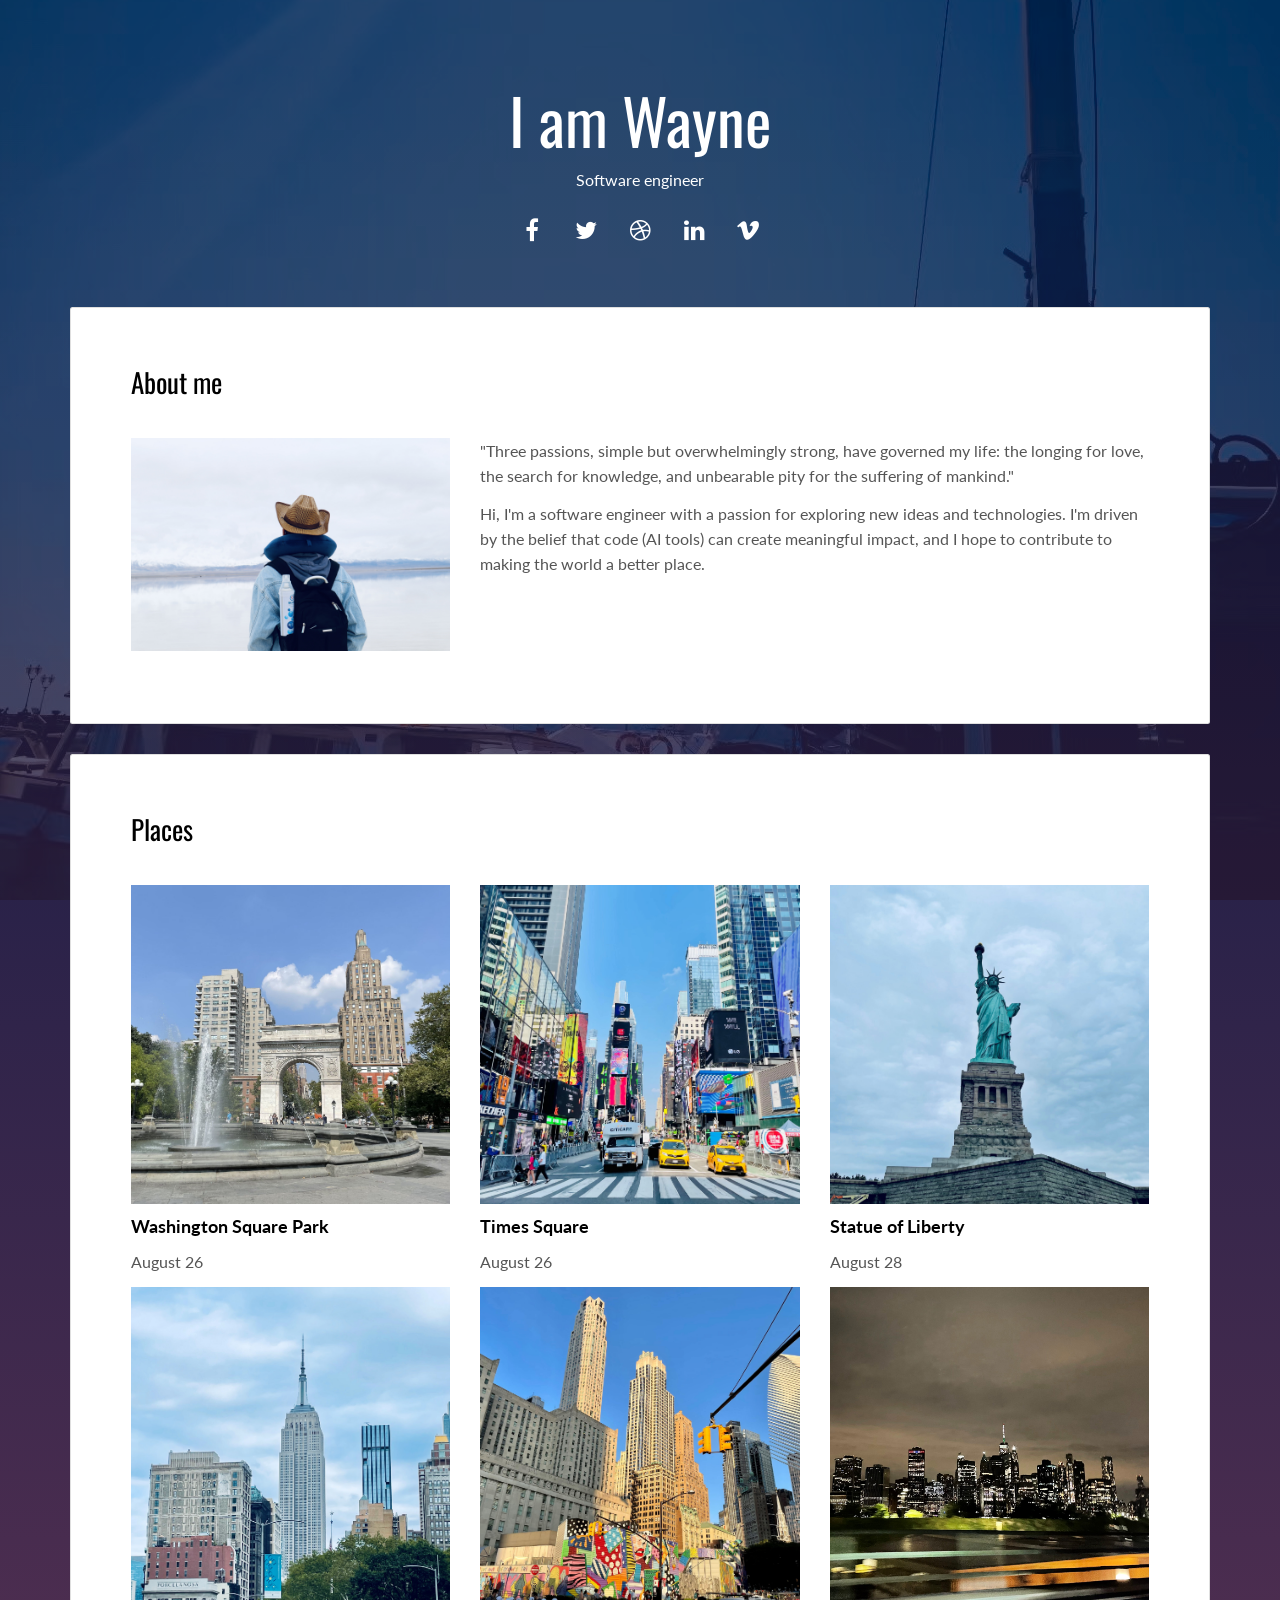
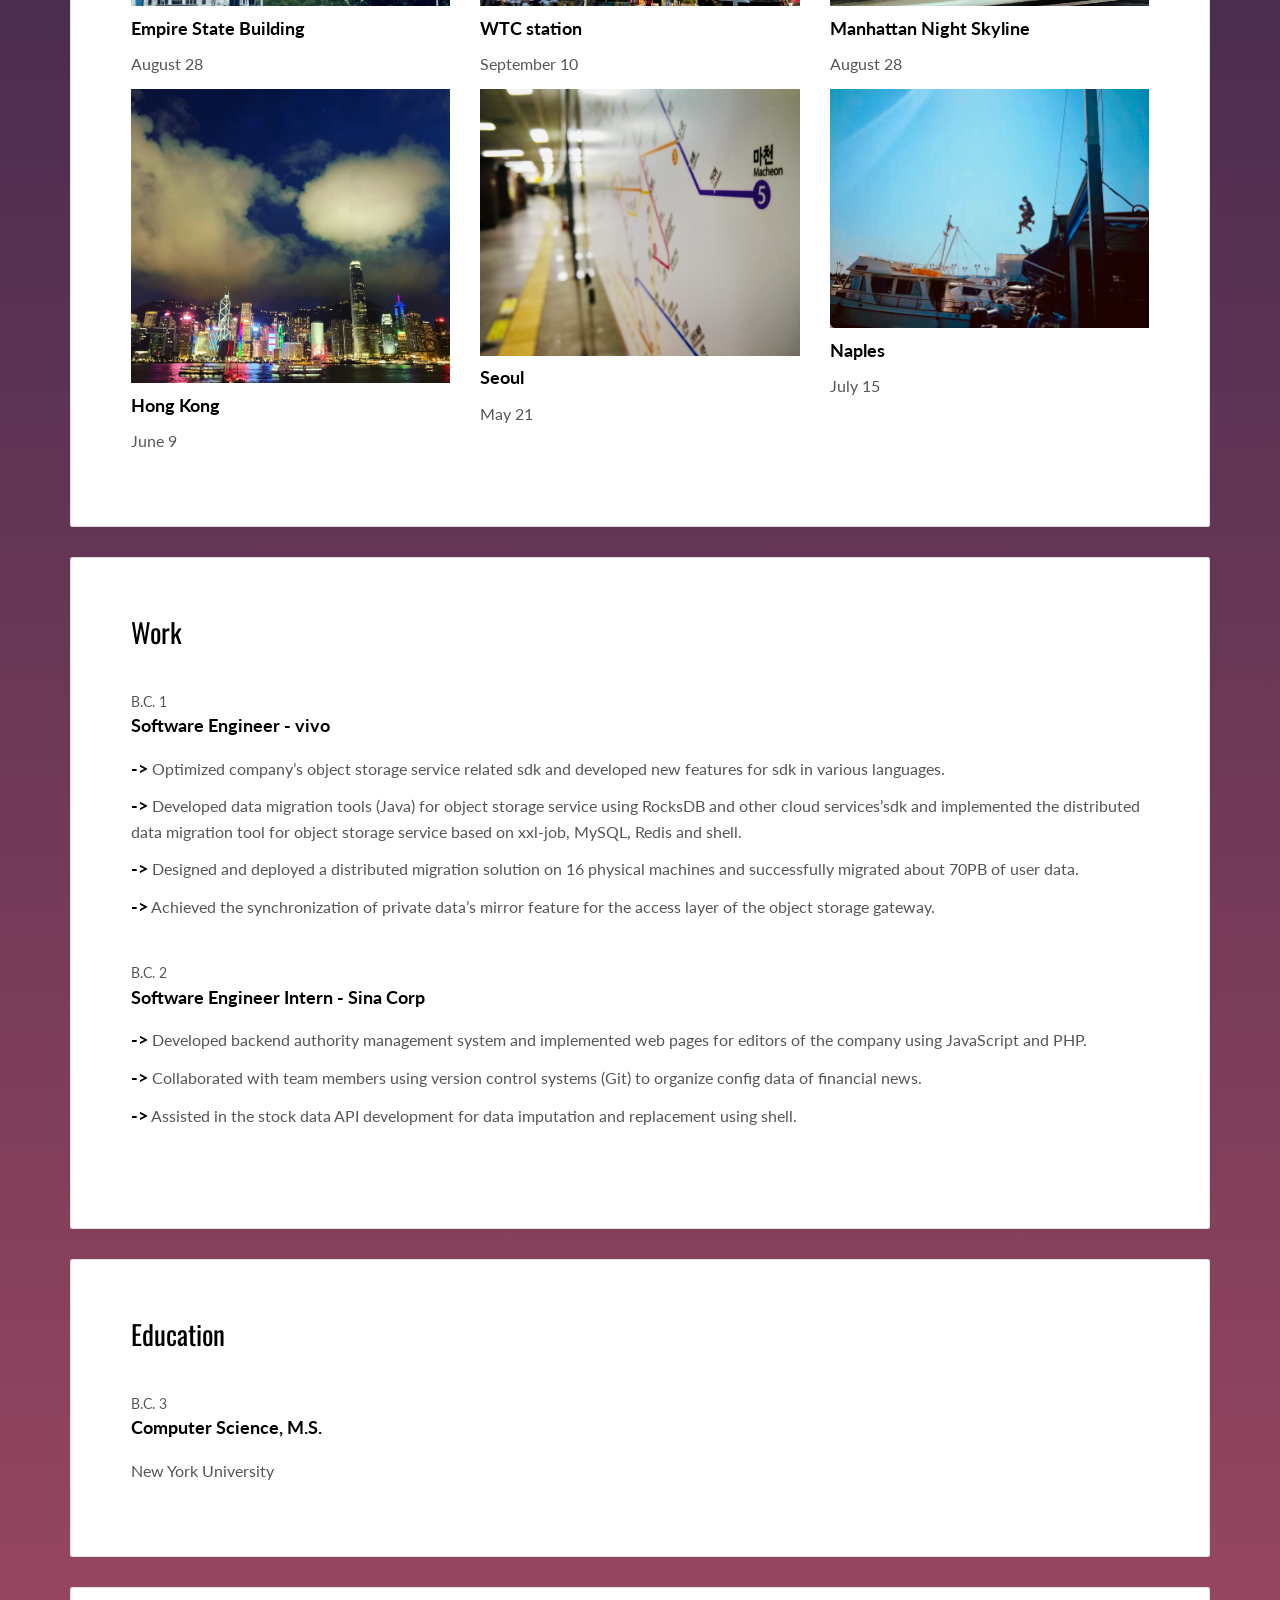
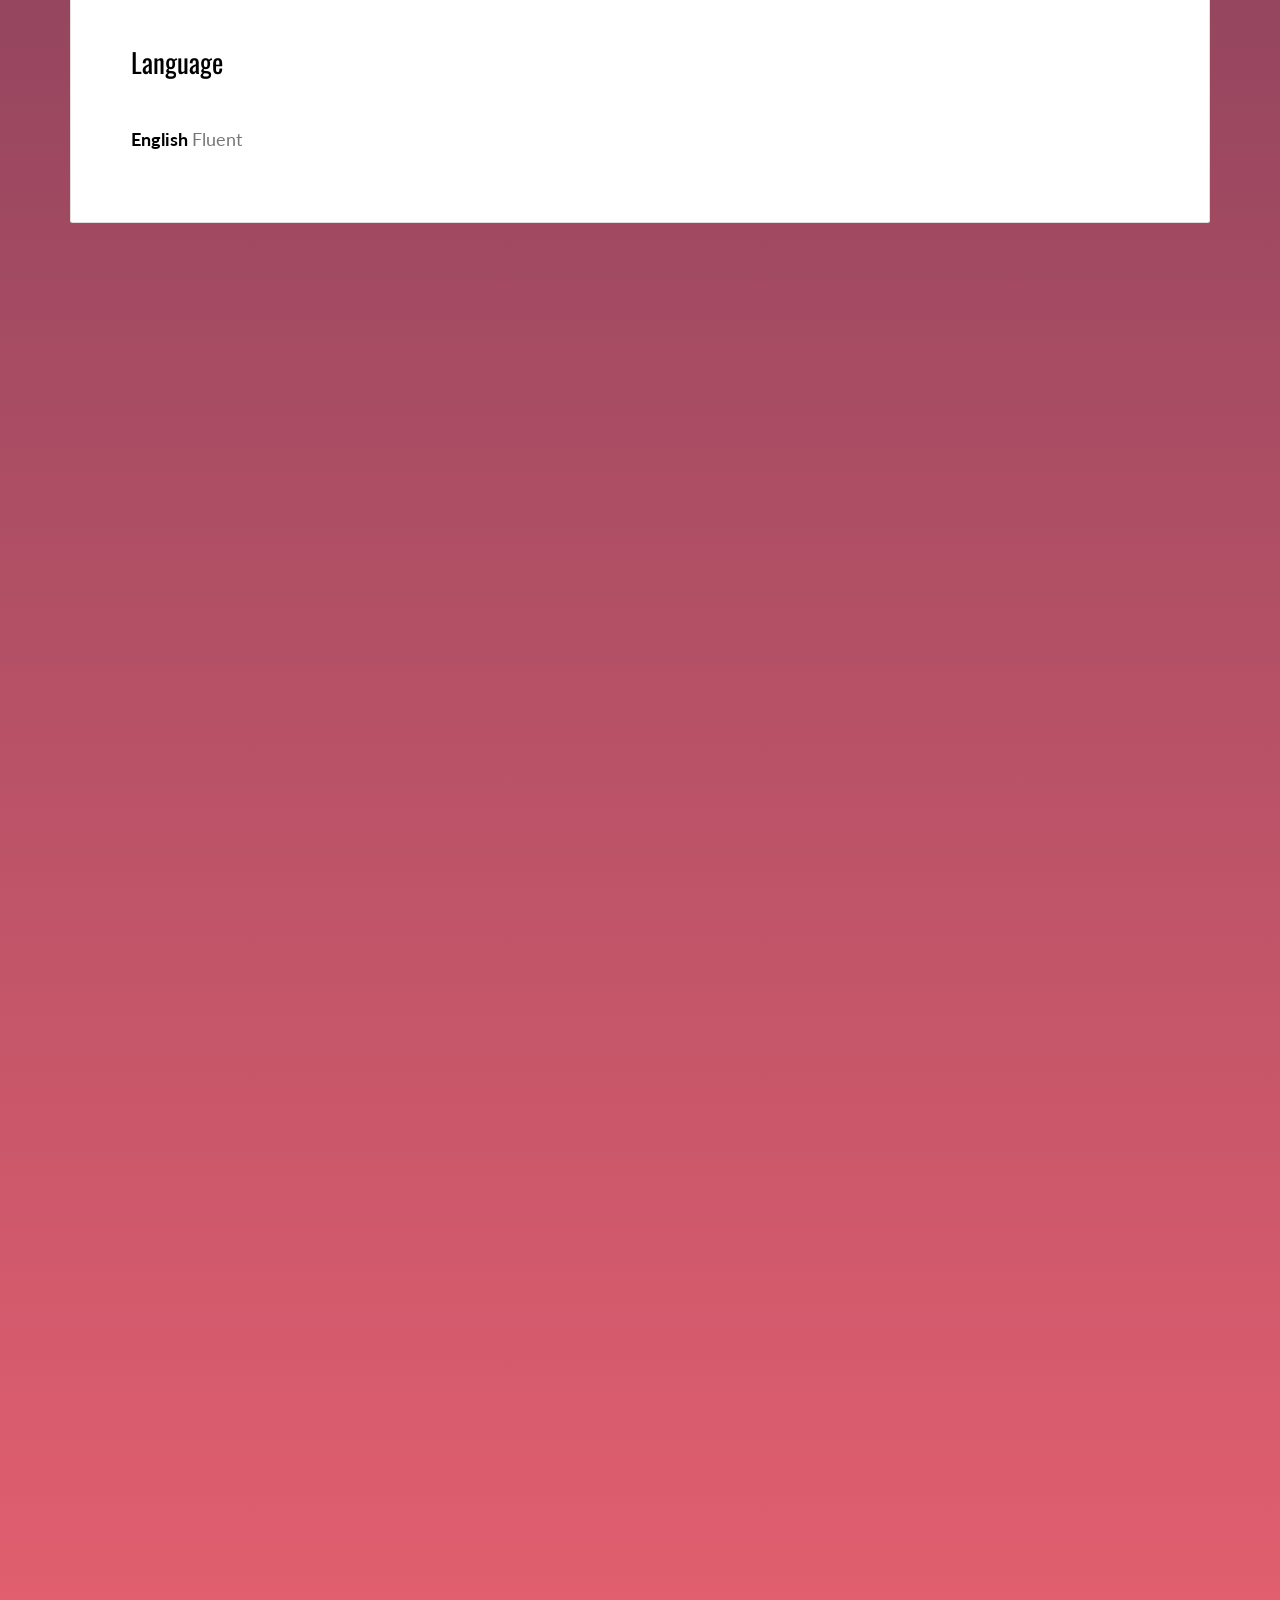
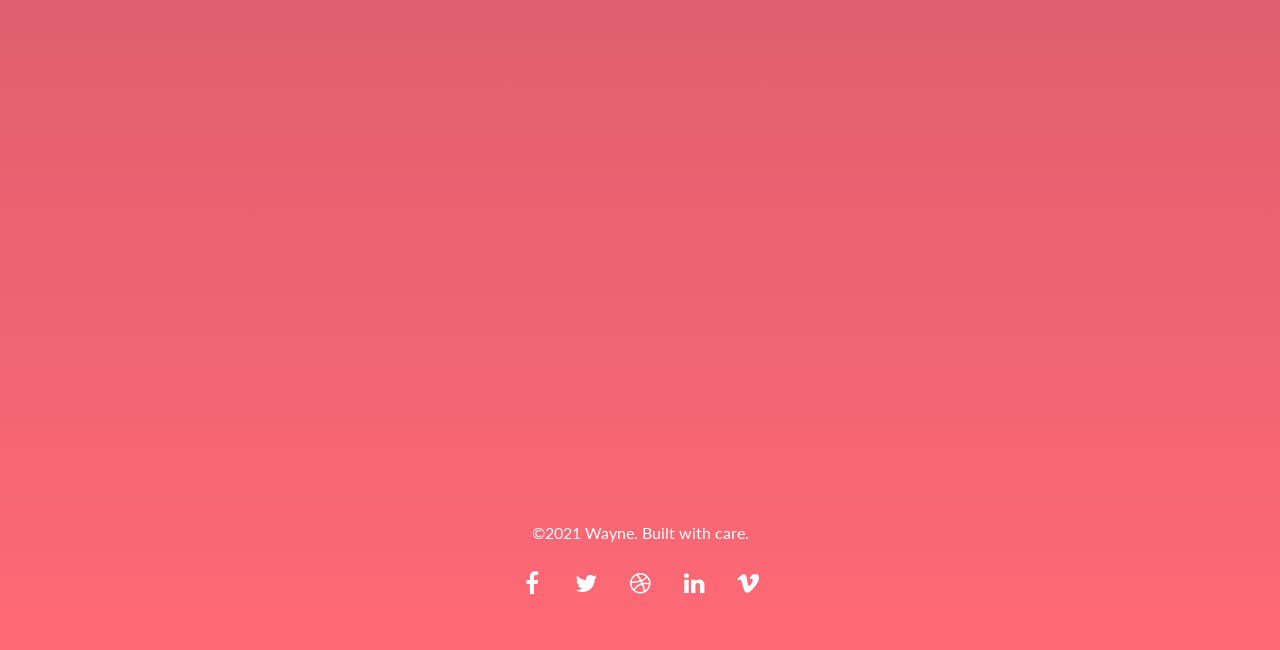
<file: index.html>
<!DOCTYPE html>
<html lang="en">

<head>
  <meta charset="UTF-8">
  <meta content="IE=edge" http-equiv="X-UA-Compatible">
  <meta content="width=device-width,initial-scale=1" name="viewport">
  <meta content="description" name="description">
  <meta name="google" content="notranslate" />
  <meta content="Mashup templates have been developped by Orson.io team" name="author">

  <!-- Disable tap highlight on IE -->
  <meta name="msapplication-tap-highlight" content="no">
  
  <link rel="apple-touch-icon" sizes="180x180" href="./assets/apple-icon-180x180.png">
  <link href="./assets/favicon.ico" rel="icon">

  <title>Wayne</title>  

<link href="./assets/css/main.d8e0d294.css" rel="stylesheet"></head>

<body class="">

<!-- Add your content of header -->
<div class="background-color-layer" style="background-image: url('assets/images/img-04.jpg')"
></div>
<main class="content-wrapper">
  <header class="white-text-container section-container">
    <div class="text-center">
      <h1>I am Wayne</h1>
      <p>Software engineer</p>
      <p>
        <a class="fa-icon fa-icon-2x" href="https://facebook.com/" title="">
          <i class="fa fa-facebook"></i>
        </a>
        <a class="fa-icon fa-icon-2x" href="https://twitter.com/" title="">
          <i class="fa fa-twitter"></i>
        </a>
        <a class="fa-icon fa-icon-2x" href="https://dribbble.com/" title="">
          <i class="fa fa-dribbble"></i>
        </a>
        <a class="fa-icon fa-icon-2x" href="https://www.linkedin.com/" title="">
          <i class="fa fa-linkedin"></i>
        </a>
        <a class="fa-icon fa-icon-2x" href="https://vimeo.com/" title="">
          <i class="fa fa-vimeo"></i>
        </a>
      </p>
    </div>
  </header>



<!-- Add your site or app content here -->
 
 <div class="container">
   <div class="row">
     <div class="col-xs-12">

        <div class="card">
          <div class="card-block">
            <h2>About me</h2>
            <div class="row">
              <div class="col-md-4">
                <p><img src="./assets/images/img-01.jpg" class="img-responsive" alt=""></p>
              </div>
              <div class="col-md-8">

              <p>"Three passions, simple but overwhelmingly strong, have governed my life: the longing for love, the search for knowledge, and unbearable pity for the suffering of mankind."</p>
              <p> Hi, I'm a software engineer with a passion for exploring new ideas and technologies. I'm driven by the belief that code (AI tools) can create meaningful impact, and I hope to contribute to making the world a better place.</p>

              </div>
            </div>
          </div>
        </div>

        <div class="card">
        <div class="card-block">
          <h2>Places</h2>

          <div class="row">
            <div class="col-md-4">
              <a href="./assets/images/img-02-1.jpg" target="_blank" rel="noopener noreferrer">
                <img src="./assets/images/img-02-1.jpg" class="img-responsive" alt="">
              </a>
              <h3 class="h5">Washington Square Park</h3>
              <p>August 26</p>
            </div>

            <div class="col-md-4">
              <a href="./assets/images/img-03-1.jpg" target="_blank" rel="noopener noreferrer">
                <img src="./assets/images/img-03-1.jpg" class="img-responsive" alt="">
              </a>
              <h3 class="h5">Times Square</h3>
              <p>August 26</p>
            </div>

            <div class="col-md-4">
              <a href="./assets/images/img-04-1.jpg" target="_blank" rel="noopener noreferrer">
                <img src="./assets/images/img-04-1.jpg" class="img-responsive" alt="">
              </a>
              <h3 class="h5">Statue of Liberty</h3>
              <p>August 28</p>
            </div>
          </div>

          <div class="row">
            <div class="col-md-4">
              <a href="./assets/images/img-02-2.jpg" target="_blank" rel="noopener noreferrer">
                <img src="./assets/images/img-02-2.jpg" class="img-responsive" alt="">
              </a>
              <h3 class="h5">Empire State Building</h3>
              <p>August 28</p>
            </div>

            <div class="col-md-4">
              <a href="./assets/images/img-03-2.jpg" target="_blank" rel="noopener noreferrer">
                <img src="./assets/images/img-03-2.jpg" class="img-responsive" alt="">
              </a>
              <h3 class="h5">WTC station</h3>
              <p>September 10</p>
            </div>

            <div class="col-md-4">
              <a href="./assets/images/img-04-2.jpg" target="_blank" rel="noopener noreferrer">
                <img src="./assets/images/img-04-2.jpg" class="img-responsive" alt="">
              </a>
              <h3 class="h5">Manhattan Night Skyline</h3>
              <p>August 28</p>
            </div>
          </div>

          <div class="row">
            <div class="col-md-4">
              <a href="./assets/images/img-02.jpg" target="_blank" rel="noopener noreferrer">
                <img src="./assets/images/img-02.jpg" class="img-responsive" alt="">
              </a>
              <h3 class="h5">Hong Kong</h3>
              <p>June 9</p>
            </div>

            <div class="col-md-4">
              <a href="./assets/images/img-03.jpg" target="_blank" rel="noopener noreferrer">
                <img src="./assets/images/img-03.jpg" class="img-responsive" alt="">
              </a>
              <h3 class="h5">Seoul</h3>
              <p>May 21</p>
            </div>

            <div class="col-md-4">
              <a href="./assets/images/img-04.jpg" target="_blank" rel="noopener noreferrer">
                <img src="./assets/images/img-04.jpg" class="img-responsive" alt="">
              </a>
              <h3 class="h5">Naples</h3>
              <p>July 15</p>
            </div>
          </div>

        </div>
      </div>

        <div class="card">
          <div class="card-block">
            <h2>Work</h2>
            <div class="work-experience">
              <small class="date">B.C. 1</small>
              <h3 class="h5 date-title">Software Engineer - <a href="https://www.vivo.com.cn/" title="More Local, More Global">vivo</a></h3>
              

              <p><b class="h5 date-title">-></b> Optimized company’s object storage service related sdk and developed new features for sdk in various languages.</p>
              <p><b class="h5 date-title">-></b> Developed data migration tools (Java) for object storage service using RocksDB and other cloud services’sdk and implemented the distributed data migration tool for object storage service based on xxl-job, MySQL, Redis and shell.</p>
              <p><b class="h5 date-title">-></b> Designed and deployed a distributed migration solution on 16 physical machines and successfully migrated about 70PB of user data.</p>
              <p><b class="h5 date-title">-></b> Achieved the synchronization of private data’s mirror feature for the access layer of the object storage gateway.</p>
            </div>

            <div class="work-experience">
              <small class="date">B.C. 2</small>
              <h3 class="h5 date-title">Software Engineer Intern - <a href="https://www.sina.com.cn/" title="">Sina Corp</a></h3>
              
              <p><b class="h5 date-title">-></b> Developed backend authority management system and implemented web pages for editors of the company using JavaScript and PHP.</p>
              <p><b class="h5 date-title">-></b> Collaborated with team members using version control systems (Git) to organize config data of financial news.</p>
              <p><b class="h5 date-title">-></b> Assisted in the stock data API development for data imputation and replacement using shell.</p>
            </div>
          </div>
        </div>
        

        <div class="card">
          <div class="card-block">
            <h2>Education</h2>
            <div class="row">
              <div class="col-md-4">
                <div class="education-experience">
                  <small class="date">B.C. 3</small>
                  <h3 class="h5 date-title">Computer Science, M.S.</h3>
                  <p>New York University</p>
                </div>
              </div>
            </div>
          </div>
        </div>
        
        <div class="card">
          <div class="card-block">
            <h2>Language</h2>
            <div class="row">
              <div class="col-md-4">
                <div class="language-experience">
                  <h3 class="h5">English  <small>Fluent</small></h3>
                </div>
              </div>
            </div>
          </div>
        </div>

        <div class="card">
          <div class="card-block">
            <h2>Group Photos</h2>
            <div id="carousel-example-generic" class="carousel slide" data-ride="carousel">
            

            <!-- Wrapper for slides -->
            <div class="carousel-inner" role="listbox">
              <div class="item active">
                <img src="./assets/images/img-05.jpg" class="img-responsive" alt="...">
                <div class="carousel-caption">
                  <h3 class="h5">Colleagues</h3>
                </div>
              </div>
              <div class="item">
                <img src="./assets/images/img-06.jpg" class="img-responsive" alt="...">
                <div class="carousel-caption">
                  <h3 class="h5">Prof Tong's Group</h3>
                </div>
              </div>

              <div class="item">
                <img src="./assets/images/img-08.jpg" class="img-responsive" alt="...">
                <div class="carousel-caption">
                  <h3 class="h5">My classmates</h3>
                </div>
              </div>

              <div class="item">
                <img src="./assets/images/img-09.jpg" class="img-responsive" alt="...">
                <div class="carousel-caption">
                  <h3 class="h5">My classmates</h3>
                </div>
              </div>
              <div class="item">
                <img src="./assets/images/img-10.jpg" class="img-responsive" alt="...">
                <div class="carousel-caption">
                  <h3 class="h5">Yao</h3>
                </div>
              </div>
            </div>

            <!-- Indicators -->
            <ol class="carousel-indicators">
              <li data-target="#carousel-example-generic" data-slide-to="0" class="active"></li>
              <li data-target="#carousel-example-generic" data-slide-to="1"></li>
              <li data-target="#carousel-example-generic" data-slide-to="2"></li>
              <li data-target="#carousel-example-generic" data-slide-to="3"></li>
              <li data-target="#carousel-example-generic" data-slide-to="4"></li>
            </ol>

          </div>
          </div>
        </div>
        
        <div class="card">
          <div class="card-block">
            <h2>Social Network</h2>
            <div class="row">
              <div class="col-md-3">
                <p class="social-buttons"><a href="https://twitter.com/" title=""><span class="social-round-icon fa-icon"><i class="fa fa-twitter"></i></span>@Wayne</a></p>
              </div>
              <div class="col-md-3">
                <p class="social-buttons"><a href="https://www.linkedin.com/" title=""><span class="social-round-icon fa-icon"><i class="fa fa-linkedin"></i></span>Wayne</a></p>
              </div>
              <div class="col-md-3">
                <p class="social-buttons"><a href="https://dribbble.com/" title=""><span class="social-round-icon fa-icon"><i class="fa fa-dribbble"></i></span>Wayne</a></p>
              </div>
            </div>
          </div>
        </div>

        <div class="card">
          <div class="card-block">
            <h2>Contact</h2>
              <form id="contact-form" action="https://formspree.io/f/mnjlaqar" method="POST" class="reveal-content">
                <div class="form-group">
                  <input type="email" name="email" class="form-control" placeholder="Your email" required>
                </div>
                <div class="form-group">
                  <input type="text" name="subject" class="form-control" placeholder="Subject" required>
                </div>
                <div class="form-group">
                  <textarea name="message" class="form-control" rows="5" placeholder="Enter your message" required></textarea>
                </div>
                <div class="form-group">
                  <button type="submit" class="btn btn-primary">Send message</button>
                </div>

              </form>
          </div>
        </div>
       
     </div>
   </div>
 </div>

</main>
<footer class="footer-container white-text-container text-center">
  <div class="container">
    <div class="row">
      <div class="col-xs-12">
        <p>©2021 Wayne. Built with care.</p>
        <p>
          <a class="fa-icon fa-icon-2x" href="https://facebook.com/" title="">
            <i class="fa fa-facebook"></i>
          </a>
          <a class="fa-icon fa-icon-2x" href="https://twitter.com/" title="">
            <i class="fa fa-twitter"></i>
          </a>
          <a class="fa-icon fa-icon-2x" href="https://dribbble.com/" title="">
            <i class="fa fa-dribbble"></i>
          </a>
          <a class="fa-icon fa-icon-2x" href="https://www.linkedin.com/" title="">
            <i class="fa fa-linkedin"></i>
          </a>
          <a class="fa-icon fa-icon-2x" href="https://vimeo.com/" title="">
            <i class="fa fa-vimeo"></i>
          </a>
        </p>
      </div>
    </div>
  </div>
</footer>


<script>
  const form = document.getElementById("contact-form");

  if (form) {
    form.addEventListener("submit", async function (e) {
      e.preventDefault();

      const data = new FormData(form);

      const response = await fetch(form.action, {
        method: "POST",
        body: data,
        headers: { 'Accept': 'application/json' }
      });

      if (response.ok) {
        window.location.href = "./thank-you.html";
      } else {
        alert("Something went wrong");
      }
    });
  }
</script>

<script>
  document.addEventListener("DOMContentLoaded", function (event) {
     scrollRevelation('.card');
  });
</script>
<!-- Google Analytics: change UA-XXXXX-X to be your site's ID 

<script>
  (function (i, s, o, g, r, a, m) {
    i['GoogleAnalyticsObject'] = r; i[r] = i[r] || function () {
      (i[r].q = i[r].q || []).push(arguments)
    }, i[r].l = 1 * new Date(); a = s.createElement(o),
      m = s.getElementsByTagName(o)[0]; a.async = 1; a.src = g; m.parentNode.insertBefore(a, m)
  })(window, document, 'script', '//www.google-analytics.com/analytics.js', 'ga');
  ga('create', 'UA-XXXXX-X', 'auto');
  ga('send', 'pageview');
</script>



--><script type="text/javascript" src="./assets/js/main.bc58148c.js"></script></body>

</html>
</file>
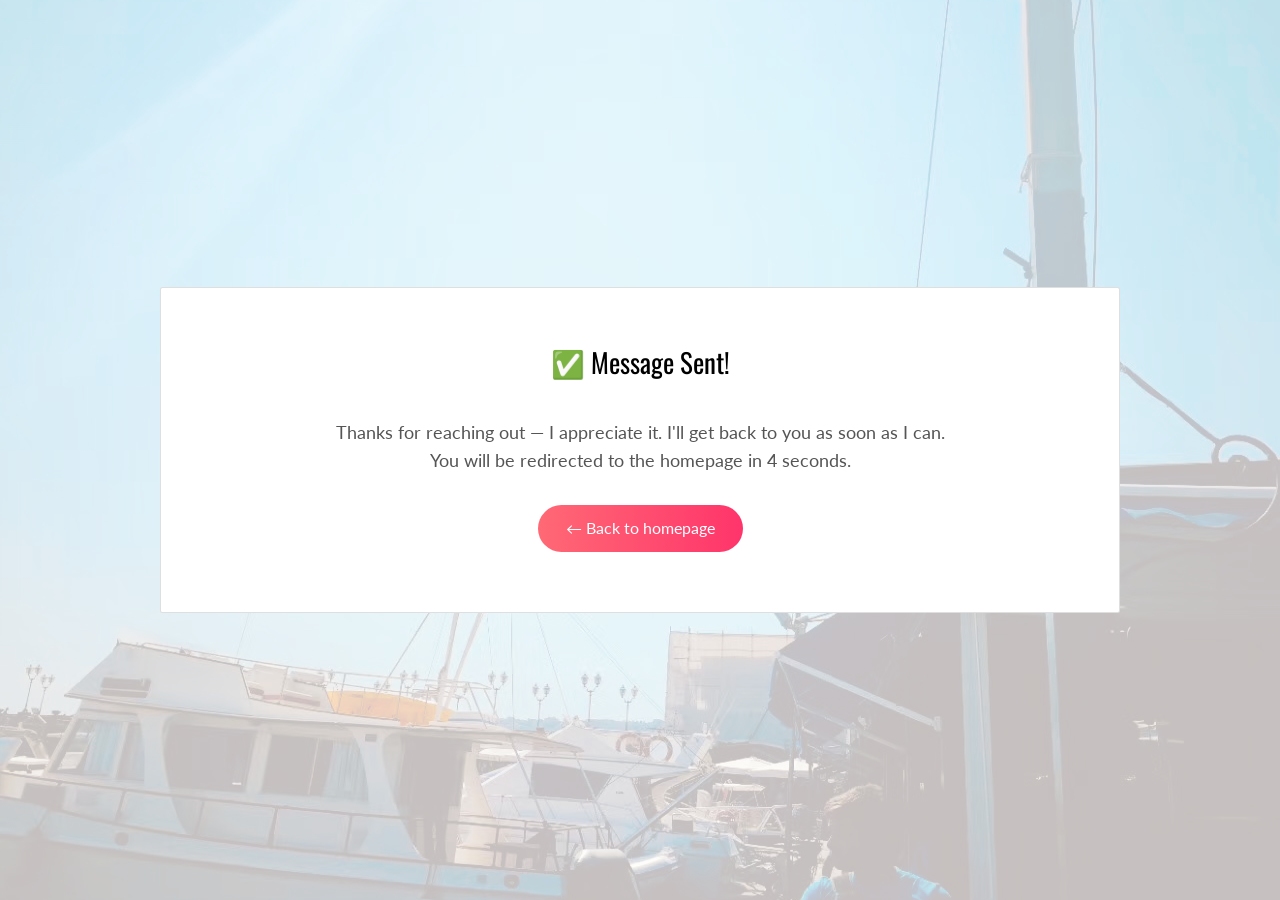
<file: thank-you.html>
<!DOCTYPE html>
<html lang="en">
<head>
  <meta charset="UTF-8">
  <title>Message Sent</title>

  <link href="./assets/css/main.d8e0d294.css" rel="stylesheet">
  <link href="./assets/css/thanks.css" rel="stylesheet">

  <meta http-equiv="refresh" content="4; url=./index.html">
</head>

<body class="thankyou-page">

  <div class="thankyou-bg"></div>
  <div class="thankyou-overlay"></div>

  <div class="card thankyou-card">
    <div class="card-block">
      <h2 class="thankyou-title">✅ Message Sent!</h2>

      <p class="thankyou-text">
        Thanks for reaching out — I appreciate it. I'll get back to you as soon as I can.<br>
        You will be redirected to the homepage in <span id="countdown">4</span> seconds.
      </p>

      <a href="./index.html" class="btn btn-primary thankyou-btn">
        ← Back to homepage
      </a>
    </div>
  </div>

<script>
    let time = 5;
    const el = document.getElementById("countdown");

    const timer = setInterval(() => {
        time--;
        if (el) el.textContent = time;

        if (time === 0) {
        clearInterval(timer);
        window.location.href = "./index.html";
        }
    }, 1000);
</script>

</body>
</file>
<file: assets/css/thanks.css>
/* ===== Layout ===== */
html, body {
  height: 100%;
  margin: 0;
}

.thankyou-page {
  position: relative;
  min-height: 100vh;
  display: flex;
  align-items: center;
  justify-content: center;
}

/* ===== Background ===== */
.thankyou-bg {
  position: fixed;
  inset: 0;
  background-image: url('../images/img-04.jpg');
  background-size: cover;
  background-position: center;
  z-index: 0;
}

.thankyou-overlay {
  position: fixed;
  inset: 0;
  background: rgba(255, 255, 255, 0.75);
  z-index: 1;
}

/* ===== Card ===== */
.thankyou-card {
  position: relative;
  z-index: 2;
  max-width: 960px;
  width: 100%;
  margin: 0 20px;
  animation: fadeInUp 0.6s ease;
}

.thankyou-card .card-block {
  padding: 60px 50px;
  text-align: center;
}

/* ===== Typography ===== */
.thankyou-title {
  margin-top: 0;
  margin-bottom: 20px;
}

.thankyou-text {
  font-size: 18px;
  color: #555;
  line-height: 1.6;
  margin-bottom: 30px;
}

/* ===== Button ===== */
.thankyou-btn {
  border-radius: 999px;
  padding: 12px 28px;
  font-size: 16px;
}

/* ===== Animations ===== */
@keyframes fadeInUp {
  from {
    opacity: 0;
    transform: translateY(25px);
  }
  to {
    opacity: 1;
    transform: translateY(0);
  }
}

/* Checkmark animation */
.checkmark {
  font-size: 48px;
  display: inline-block;
  margin-bottom: 15px;
  animation: pop 0.5s ease;
}

@keyframes pop {
  0% {
    transform: scale(0.6);
    opacity: 0;
  }
  60% {
    transform: scale(1.15);
    opacity: 1;
  }
  100% {
    transform: scale(1);
  }
}
</file>
<file: assets/css/main.d8e0d294.css>
@import url(https://fonts.googleapis.com/css?family=Lato:400,700|Oswald);
@import url(https://maxcdn.bootstrapcdn.com/font-awesome/4.7.0/css/font-awesome.min.css);
/*! * Bootstrap v3.3.7 (http: //getbootstrap.com) * Copyright 2011-2016 Twitter, Inc. * Licensed under MIT (https: //github.com/twbs/bootstrap/blob/master/LICENSE) */html {
    font-family: sans-serif;
    -ms-text-size-adjust: 100%;
    -webkit-text-size-adjust: 100%}
body {
    margin: 0}
article,aside,details,figcaption,figure,footer,header,hgroup,main,menu,nav,section,summary {
    display: block}
audio,canvas,progress,video {
    display: inline-block;
    vertical-align: baseline}
audio: not([controls]) {
    display: none;
    height: 0}
[hidden],template {
    display: none}
a {
    background-color: transparent}
a:active,a:hover {
    outline: 0}
abbr[title] {
    border-bottom: 1px dotted}
b,strong {
    font-weight: 700}
dfn {
    font-style: italic}
h1 {
    font-size: 2em;
    margin: .67em 0}
mark {
    background: #ff0;
    color: #000}
small {
    font-size: 80%}
sub,sup {
    font-size: 75%;
    line-height: 0;
    position: relative;
    vertical-align: baseline}
sup {
    top: -.5em}
sub {
    bottom: -.25em}
img {
    border: 0}
svg: not(: root) {
    overflow: hidden}
figure {
    margin: 1em 40px}
hr {
    box-sizing: content-box;
    height: 0}
pre {
    overflow: auto}
code,kbd,pre,samp {
    font-family: monospace,monospace;
    font-size: 1em}
button,input,optgroup,select,textarea {
    color: inherit;
    font: inherit;
    margin: 0}
button {
    overflow: visible}
button,select {
    text-transform: none}
button,html input[type=button],input[type=reset],input[type=submit] {
    -webkit-appearance: button;
    cursor: pointer}
button[disabled],html input[disabled] {
    cursor: default}
button:: -moz-focus-inner,input:: -moz-focus-inner {
    border: 0;
    padding: 0}
input {
    line-height: normal}
input[type=checkbox],input[type=radio] {
    box-sizing: border-box;
    padding: 0}
input[type=number]:: -webkit-inner-spin-button,input[type=number]:: -webkit-outer-spin-button {
    height: auto}
input[type=search] {
    -webkit-appearance: textfield;
    box-sizing: content-box}
input[type=search]:: -webkit-search-cancel-button,input[type=search]:: -webkit-search-decoration {
    -webkit-appearance: none}
fieldset {
    border: 1px solid silver;
    margin: 0 2px;
    padding: .35em .625em .75em}
textarea {
    overflow: auto}
optgroup {
    font-weight: 700}
table {
    border-collapse: collapse;
    border-spacing: 0}
td,th {
    padding: 0}
@media print {
    *,:after,:before {
    background: transparent!important;
    color: #000!important;
    box-shadow: none!important;
    text-shadow: none!important}
a,a:visited {
    text-decoration: underline}
a[href]:after {
    content: " (" attr(href) ")"}
abbr[title]:after {
    content: " (" attr(title) ")"}
a[href^="#"]:after,a[href^="javascript: "]:after {
    content: ""}
blockquote,pre {
    border: 1px solid #999;
    page-break-inside: avoid}
thead {
    display: table-header-group}
img,tr {
    page-break-inside: avoid}
img {
    max-width: 100%!important}
h2,h3,p {
    orphans: 3;
    widows: 3}
h2,h3 {
    page-break-after: avoid}
.navbar {
    display: none}
.btn>.caret,.dropup>.btn>.caret {
    border-top-color: #000!important}
.label {
    border: 1px solid #000}
.table {
    border-collapse: collapse!important}
.table td,.table th {
    background-color: #fff!important}
.table-bordered td,.table-bordered th {
    border: 1px solid #ddd!important}
}
*,:after,:before {
    -webkit-box-sizing: border-box;
    -moz-box-sizing: border-box;
    box-sizing: border-box}
html {
    font-size: 10px;
    -webkit-tap-highlight-color: transparent}
body {
    font-family: Lato,Helvetica,Arial,sans-serif;
    font-size: 16px;
    line-height: 1.58;
    color: #555;
    background-color: #fff}
button,input,select,textarea {
    font-family: inherit;
    font-size: inherit;
    line-height: inherit}
a {
    color: #ff0060;
    text-decoration: none}
a:focus,a:hover {
    color: #b30043;
    text-decoration: underline}
a:focus {
    outline: 5px auto -webkit-focus-ring-color;
    outline-offset: -2px}
figure {
    margin: 0}
img {
    vertical-align: middle}
.img-responsive {
    display: block;
    max-width: 100%;
    height: auto;
    cursor: pointer;
    transition: transform 0.2s ease
}
.img-responsive:hover {
  transform: scale(1.03);
}
.img-rounded {
    border-radius: 6px}
.img-thumbnail {
    padding: 4px;
    line-height: 1.58;
    background-color: #fff;
    border: 1px solid #ddd;
    border-radius: 4px;
    -webkit-transition: all .2s ease-in-out;
    -o-transition: all .2s ease-in-out;
    transition: all .2s ease-in-out;
    display: inline-block;
    max-width: 100%;
    height: auto}
.img-circle {
    border-radius: 50%}
hr {
    margin-top: 25px;
    margin-bottom: 25px;
    border: 0;
    border-top: 1px solid #eee}
.sr-only {
    position: absolute;
    width: 1px;
    height: 1px;
    margin: -1px;
    padding: 0;
    overflow: hidden;
    clip: rect(0,0,0,0);
    border: 0}
.sr-only-focusable:active,.sr-only-focusable:focus {
    position: static;
    width: auto;
    height: auto;
    margin: 0;
    overflow: visible;
    clip: auto}
[role=button] {
    cursor: pointer}
.h1,.h2,.h3,.h4,.h5,.h6,h1,h2,h3,h4,h5,h6 {
    font-family: Oswald,Helvetica,Arial,sans-serif;
    font-weight: 400;
    line-height: 1.1;
    color: #000}
.h1 .small,.h1 small,.h2 .small,.h2 small,.h3 .small,.h3 small,.h4 .small,.h4 small,.h5 .small,.h5 small,.h6 .small,.h6 small,h1 .small,h1 small,h2 .small,h2 small,h3 .small,h3 small,h4 .small,h4 small,h5 .small,h5 small,h6 .small,h6 small {
    font-weight: 400;
    line-height: 1;
    color: #777}
.h1,.h2,.h3,h1,h2,h3 {
    margin-top: 25px;
    margin-bottom: 12.5px}
.h1 .small,.h1 small,.h2 .small,.h2 small,.h3 .small,.h3 small,h1 .small,h1 small,h2 .small,h2 small,h3 .small,h3 small {
    font-size: 65%}
.h4,.h5,.h6,h4,h5,h6 {
    margin-top: 12.5px;
    margin-bottom: 12.5px}
.h4 .small,.h4 small,.h5 .small,.h5 small,.h6 .small,.h6 small,h4 .small,h4 small,h5 .small,h5 small,h6 .small,h6 small {
    font-size: 75%}
.h1,h1 {
    font-size: 63px}
.h2,h2 {
    font-size: 27px}
.h3,.h4,h3,h4 {
    font-size: 20px}
.h5,h5 {
    font-size: 18px}
.h6,h6 {
    font-size: 14px}
p {
    margin: 0 0 12.5px}
.lead {
    margin-bottom: 25px;
    font-size: 18px;
    font-weight: 300;
    line-height: 1.4}
@media (min-width: 768px) {
    .lead {
    font-size: 24px}
}
.small,small {
    font-size: 87%}
.mark,mark {
    background-color: #fcf8e3;
    padding: .2em}
.text-left {
    text-align: left}
.text-right {
    text-align: right}
.text-center {
    text-align: center}
.text-justify {
    text-align: justify}
.text-nowrap {
    white-space: nowrap}
.text-lowercase {
    text-transform: lowercase}
.initialism,.text-uppercase {
    text-transform: uppercase}
.text-capitalize {
    text-transform: capitalize}
.text-muted {
    color: #777}
.text-primary {
    color: #ff0060}
a.text-primary:focus,a.text-primary:hover {
    color: #cc004d}
.text-success {
    color: #fff}
a.text-success:focus,a.text-success:hover {
    color: #e6e6e6}
.text-info {
    color: #31708f}
a.text-info:focus,a.text-info:hover {
    color: #245269}
.text-warning {
    color: #8a6d3b}
a.text-warning:focus,a.text-warning:hover {
    color: #66512c}
.text-danger {
    color: #fff}
a.text-danger:focus,a.text-danger:hover {
    color: #e6e6e6}
.bg-primary {
    color: #fff;
    background-color: #ff0060}
a.bg-primary:focus,a.bg-primary:hover {
    background-color: #cc004d}
.bg-success {
    background-color: #87e329}
a.bg-success:focus,a.bg-success:hover {
    background-color: #6dc019}
.bg-info {
    background-color: #d9edf7}
a.bg-info:focus,a.bg-info:hover {
    background-color: #afd9ee}
.bg-warning {
    background-color: #fcf8e3}
a.bg-warning:focus,a.bg-warning:hover {
    background-color: #f7ecb5}
.bg-danger {
    background-color: #ff2c74}
a.bg-danger:focus,a.bg-danger:hover {
    background-color: #f80055}
.page-header {
    padding-bottom: 11.5px;
    margin: 50px 0 25px;
    border-bottom: 1px solid #eee}
ol,ul {
    margin-top: 0;
    margin-bottom: 12.5px}
ol ol,ol ul,ul ol,ul ul {
    margin-bottom: 0}
.list-inline,.list-unstyled {
    padding-left: 0;
    list-style: none}
.list-inline {
    margin-left: -5px}
.list-inline>li {
    display: inline-block;
    padding-left: 5px;
    padding-right: 5px}
dl {
    margin-top: 0;
    margin-bottom: 25px}
dd,dt {
    line-height: 1.58}
dt {
    font-weight: 700}
dd {
    margin-left: 0}
.dl-horizontal dd:after,.dl-horizontal dd:before {
    content: " ";
    display: table}
.dl-horizontal dd:after {
    clear: both}
@media (min-width: 768px) {
    .dl-horizontal dt {
    float: left;
    width: 160px;
    clear: left;
    text-align: right;
    overflow: hidden;
    text-overflow: ellipsis;
    white-space: nowrap}
.dl-horizontal dd {
    margin-left: 180px}
}
abbr[data-original-title],abbr[title] {
    cursor: help;
    border-bottom: 1px dotted #777}
.initialism {
    font-size: 90%}
blockquote {
    padding: 12.5px 25px;
    margin: 0 0 25px;
    font-size: 20px;
    border-left: 5px solid #eee}
blockquote ol: last-child,blockquote p: last-child,blockquote ul: last-child {
    margin-bottom: 0}
blockquote .small,blockquote footer,blockquote small {
    display: block;
    font-size: 80%;
    line-height: 1.58;
    color: #777}
blockquote .small:before,blockquote footer:before,blockquote small:before {
    content: "\2014 \A0"}
.blockquote-reverse,blockquote.pull-right {
    padding-right: 15px;
    padding-left: 0;
    border-right: 5px solid #eee;
    border-left: 0;
    text-align: right}
.blockquote-reverse .small:before,.blockquote-reverse footer:before,.blockquote-reverse small:before,blockquote.pull-right .small:before,blockquote.pull-right footer:before,blockquote.pull-right small:before {
    content: ""}
.blockquote-reverse .small:after,.blockquote-reverse footer:after,.blockquote-reverse small:after,blockquote.pull-right .small:after,blockquote.pull-right footer:after,blockquote.pull-right small:after {
    content: "\A0 \2014"}
address {
    margin-bottom: 25px;
    font-style: normal;
    line-height: 1.58}
code,kbd,pre,samp {
    font-family: Menlo,Monaco,Consolas,Courier New,monospace}
code {
    color: #c7254e;
    background-color: #f9f2f4;
    border-radius: 4px}
code,kbd {
    padding: 2px 4px;
    font-size: 90%}
kbd {
    color: #fff;
    background-color: #333;
    border-radius: 3px;
    box-shadow: inset 0 -1px 0 rgba(0,0,0,.25)}
kbd kbd {
    padding: 0;
    font-size: 100%;
    font-weight: 700;
    box-shadow: none}
pre {
    display: block;
    padding: 12px;
    margin: 0 0 12.5px;
    font-size: 15px;
    line-height: 1.58;
    word-break: break-all;
    word-wrap: break-word;
    color: #333;
    background-color: #f5f5f5;
    border: 1px solid #ccc;
    border-radius: 4px}
pre code {
    padding: 0;
    font-size: inherit;
    color: inherit;
    white-space: pre-wrap;
    background-color: transparent;
    border-radius: 0}
.pre-scrollable {
    max-height: 340px;
    overflow-y: scroll}
.container {
    margin-right: auto;
    margin-left: auto;
    padding-left: 15px;
    padding-right: 15px}
.container:after,.container:before {
    content: " ";
    display: table}
.container:after {
    clear: both}
@media (min-width: 768px) {
    .container {
    width: 750px}
}
@media (min-width: 992px) {
    .container {
    width: 970px}
}
@media (min-width: 1200px) {
    .container {
    width: 1170px}
}
.container-fluid {
    margin-right: auto;
    margin-left: auto;
    padding-left: 15px;
    padding-right: 15px}
.container-fluid:after,.container-fluid:before {
    content: " ";
    display: table}
.container-fluid:after {
    clear: both}
.row {
    margin-left: -15px;
    margin-right: -15px}
.row:after,.row:before {
    content: " ";
    display: table}
.row:after {
    clear: both}
.col-lg-1,.col-lg-2,.col-lg-3,.col-lg-4,.col-lg-5,.col-lg-6,.col-lg-7,.col-lg-8,.col-lg-9,.col-lg-10,.col-lg-11,.col-lg-12,.col-md-1,.col-md-2,.col-md-3,.col-md-4,.col-md-5,.col-md-6,.col-md-7,.col-md-8,.col-md-9,.col-md-10,.col-md-11,.col-md-12,.col-sm-1,.col-sm-2,.col-sm-3,.col-sm-4,.col-sm-5,.col-sm-6,.col-sm-7,.col-sm-8,.col-sm-9,.col-sm-10,.col-sm-11,.col-sm-12,.col-xs-1,.col-xs-2,.col-xs-3,.col-xs-4,.col-xs-5,.col-xs-6,.col-xs-7,.col-xs-8,.col-xs-9,.col-xs-10,.col-xs-11,.col-xs-12 {
    position: relative;
    min-height: 1px;
    padding-left: 15px;
    padding-right: 15px}
.col-xs-1,.col-xs-2,.col-xs-3,.col-xs-4,.col-xs-5,.col-xs-6,.col-xs-7,.col-xs-8,.col-xs-9,.col-xs-10,.col-xs-11,.col-xs-12 {
    float: left}
.col-xs-1 {
    width: 8.33333%}
.col-xs-2 {
    width: 16.66667%}
.col-xs-3 {
    width: 25%}
.col-xs-4 {
    width: 33.33333%}
.col-xs-5 {
    width: 41.66667%}
.col-xs-6 {
    width: 50%}
.col-xs-7 {
    width: 58.33333%}
.col-xs-8 {
    width: 66.66667%}
.col-xs-9 {
    width: 75%}
.col-xs-10 {
    width: 83.33333%}
.col-xs-11 {
    width: 91.66667%}
.col-xs-12 {
    width: 100%}
.col-xs-pull-0 {
    right: auto}
.col-xs-pull-1 {
    right: 8.33333%}
.col-xs-pull-2 {
    right: 16.66667%}
.col-xs-pull-3 {
    right: 25%}
.col-xs-pull-4 {
    right: 33.33333%}
.col-xs-pull-5 {
    right: 41.66667%}
.col-xs-pull-6 {
    right: 50%}
.col-xs-pull-7 {
    right: 58.33333%}
.col-xs-pull-8 {
    right: 66.66667%}
.col-xs-pull-9 {
    right: 75%}
.col-xs-pull-10 {
    right: 83.33333%}
.col-xs-pull-11 {
    right: 91.66667%}
.col-xs-pull-12 {
    right: 100%}
.col-xs-push-0 {
    left: auto}
.col-xs-push-1 {
    left: 8.33333%}
.col-xs-push-2 {
    left: 16.66667%}
.col-xs-push-3 {
    left: 25%}
.col-xs-push-4 {
    left: 33.33333%}
.col-xs-push-5 {
    left: 41.66667%}
.col-xs-push-6 {
    left: 50%}
.col-xs-push-7 {
    left: 58.33333%}
.col-xs-push-8 {
    left: 66.66667%}
.col-xs-push-9 {
    left: 75%}
.col-xs-push-10 {
    left: 83.33333%}
.col-xs-push-11 {
    left: 91.66667%}
.col-xs-push-12 {
    left: 100%}
.col-xs-offset-0 {
    margin-left: 0}
.col-xs-offset-1 {
    margin-left: 8.33333%}
.col-xs-offset-2 {
    margin-left: 16.66667%}
.col-xs-offset-3 {
    margin-left: 25%}
.col-xs-offset-4 {
    margin-left: 33.33333%}
.col-xs-offset-5 {
    margin-left: 41.66667%}
.col-xs-offset-6 {
    margin-left: 50%}
.col-xs-offset-7 {
    margin-left: 58.33333%}
.col-xs-offset-8 {
    margin-left: 66.66667%}
.col-xs-offset-9 {
    margin-left: 75%}
.col-xs-offset-10 {
    margin-left: 83.33333%}
.col-xs-offset-11 {
    margin-left: 91.66667%}
.col-xs-offset-12 {
    margin-left: 100%}
@media (min-width: 768px) {
    .col-sm-1,.col-sm-2,.col-sm-3,.col-sm-4,.col-sm-5,.col-sm-6,.col-sm-7,.col-sm-8,.col-sm-9,.col-sm-10,.col-sm-11,.col-sm-12 {
    float: left}
.col-sm-1 {
    width: 8.33333%}
.col-sm-2 {
    width: 16.66667%}
.col-sm-3 {
    width: 25%}
.col-sm-4 {
    width: 33.33333%}
.col-sm-5 {
    width: 41.66667%}
.col-sm-6 {
    width: 50%}
.col-sm-7 {
    width: 58.33333%}
.col-sm-8 {
    width: 66.66667%}
.col-sm-9 {
    width: 75%}
.col-sm-10 {
    width: 83.33333%}
.col-sm-11 {
    width: 91.66667%}
.col-sm-12 {
    width: 100%}
.col-sm-pull-0 {
    right: auto}
.col-sm-pull-1 {
    right: 8.33333%}
.col-sm-pull-2 {
    right: 16.66667%}
.col-sm-pull-3 {
    right: 25%}
.col-sm-pull-4 {
    right: 33.33333%}
.col-sm-pull-5 {
    right: 41.66667%}
.col-sm-pull-6 {
    right: 50%}
.col-sm-pull-7 {
    right: 58.33333%}
.col-sm-pull-8 {
    right: 66.66667%}
.col-sm-pull-9 {
    right: 75%}
.col-sm-pull-10 {
    right: 83.33333%}
.col-sm-pull-11 {
    right: 91.66667%}
.col-sm-pull-12 {
    right: 100%}
.col-sm-push-0 {
    left: auto}
.col-sm-push-1 {
    left: 8.33333%}
.col-sm-push-2 {
    left: 16.66667%}
.col-sm-push-3 {
    left: 25%}
.col-sm-push-4 {
    left: 33.33333%}
.col-sm-push-5 {
    left: 41.66667%}
.col-sm-push-6 {
    left: 50%}
.col-sm-push-7 {
    left: 58.33333%}
.col-sm-push-8 {
    left: 66.66667%}
.col-sm-push-9 {
    left: 75%}
.col-sm-push-10 {
    left: 83.33333%}
.col-sm-push-11 {
    left: 91.66667%}
.col-sm-push-12 {
    left: 100%}
.col-sm-offset-0 {
    margin-left: 0}
.col-sm-offset-1 {
    margin-left: 8.33333%}
.col-sm-offset-2 {
    margin-left: 16.66667%}
.col-sm-offset-3 {
    margin-left: 25%}
.col-sm-offset-4 {
    margin-left: 33.33333%}
.col-sm-offset-5 {
    margin-left: 41.66667%}
.col-sm-offset-6 {
    margin-left: 50%}
.col-sm-offset-7 {
    margin-left: 58.33333%}
.col-sm-offset-8 {
    margin-left: 66.66667%}
.col-sm-offset-9 {
    margin-left: 75%}
.col-sm-offset-10 {
    margin-left: 83.33333%}
.col-sm-offset-11 {
    margin-left: 91.66667%}
.col-sm-offset-12 {
    margin-left: 100%}
}
@media (min-width: 992px) {
    .col-md-1,.col-md-2,.col-md-3,.col-md-4,.col-md-5,.col-md-6,.col-md-7,.col-md-8,.col-md-9,.col-md-10,.col-md-11,.col-md-12 {
    float: left}
.col-md-1 {
    width: 8.33333%}
.col-md-2 {
    width: 16.66667%}
.col-md-3 {
    width: 25%}
.col-md-4 {
    width: 33.33333%}
.col-md-5 {
    width: 41.66667%}
.col-md-6 {
    width: 50%}
.col-md-7 {
    width: 58.33333%}
.col-md-8 {
    width: 66.66667%}
.col-md-9 {
    width: 75%}
.col-md-10 {
    width: 83.33333%}
.col-md-11 {
    width: 91.66667%}
.col-md-12 {
    width: 100%}
.col-md-pull-0 {
    right: auto}
.col-md-pull-1 {
    right: 8.33333%}
.col-md-pull-2 {
    right: 16.66667%}
.col-md-pull-3 {
    right: 25%}
.col-md-pull-4 {
    right: 33.33333%}
.col-md-pull-5 {
    right: 41.66667%}
.col-md-pull-6 {
    right: 50%}
.col-md-pull-7 {
    right: 58.33333%}
.col-md-pull-8 {
    right: 66.66667%}
.col-md-pull-9 {
    right: 75%}
.col-md-pull-10 {
    right: 83.33333%}
.col-md-pull-11 {
    right: 91.66667%}
.col-md-pull-12 {
    right: 100%}
.col-md-push-0 {
    left: auto}
.col-md-push-1 {
    left: 8.33333%}
.col-md-push-2 {
    left: 16.66667%}
.col-md-push-3 {
    left: 25%}
.col-md-push-4 {
    left: 33.33333%}
.col-md-push-5 {
    left: 41.66667%}
.col-md-push-6 {
    left: 50%}
.col-md-push-7 {
    left: 58.33333%}
.col-md-push-8 {
    left: 66.66667%}
.col-md-push-9 {
    left: 75%}
.col-md-push-10 {
    left: 83.33333%}
.col-md-push-11 {
    left: 91.66667%}
.col-md-push-12 {
    left: 100%}
.col-md-offset-0 {
    margin-left: 0}
.col-md-offset-1 {
    margin-left: 8.33333%}
.col-md-offset-2 {
    margin-left: 16.66667%}
.col-md-offset-3 {
    margin-left: 25%}
.col-md-offset-4 {
    margin-left: 33.33333%}
.col-md-offset-5 {
    margin-left: 41.66667%}
.col-md-offset-6 {
    margin-left: 50%}
.col-md-offset-7 {
    margin-left: 58.33333%}
.col-md-offset-8 {
    margin-left: 66.66667%}
.col-md-offset-9 {
    margin-left: 75%}
.col-md-offset-10 {
    margin-left: 83.33333%}
.col-md-offset-11 {
    margin-left: 91.66667%}
.col-md-offset-12 {
    margin-left: 100%}
}
@media (min-width: 1200px) {
    .col-lg-1,.col-lg-2,.col-lg-3,.col-lg-4,.col-lg-5,.col-lg-6,.col-lg-7,.col-lg-8,.col-lg-9,.col-lg-10,.col-lg-11,.col-lg-12 {
    float: left}
.col-lg-1 {
    width: 8.33333%}
.col-lg-2 {
    width: 16.66667%}
.col-lg-3 {
    width: 25%}
.col-lg-4 {
    width: 33.33333%}
.col-lg-5 {
    width: 41.66667%}
.col-lg-6 {
    width: 50%}
.col-lg-7 {
    width: 58.33333%}
.col-lg-8 {
    width: 66.66667%}
.col-lg-9 {
    width: 75%}
.col-lg-10 {
    width: 83.33333%}
.col-lg-11 {
    width: 91.66667%}
.col-lg-12 {
    width: 100%}
.col-lg-pull-0 {
    right: auto}
.col-lg-pull-1 {
    right: 8.33333%}
.col-lg-pull-2 {
    right: 16.66667%}
.col-lg-pull-3 {
    right: 25%}
.col-lg-pull-4 {
    right: 33.33333%}
.col-lg-pull-5 {
    right: 41.66667%}
.col-lg-pull-6 {
    right: 50%}
.col-lg-pull-7 {
    right: 58.33333%}
.col-lg-pull-8 {
    right: 66.66667%}
.col-lg-pull-9 {
    right: 75%}
.col-lg-pull-10 {
    right: 83.33333%}
.col-lg-pull-11 {
    right: 91.66667%}
.col-lg-pull-12 {
    right: 100%}
.col-lg-push-0 {
    left: auto}
.col-lg-push-1 {
    left: 8.33333%}
.col-lg-push-2 {
    left: 16.66667%}
.col-lg-push-3 {
    left: 25%}
.col-lg-push-4 {
    left: 33.33333%}
.col-lg-push-5 {
    left: 41.66667%}
.col-lg-push-6 {
    left: 50%}
.col-lg-push-7 {
    left: 58.33333%}
.col-lg-push-8 {
    left: 66.66667%}
.col-lg-push-9 {
    left: 75%}
.col-lg-push-10 {
    left: 83.33333%}
.col-lg-push-11 {
    left: 91.66667%}
.col-lg-push-12 {
    left: 100%}
.col-lg-offset-0 {
    margin-left: 0}
.col-lg-offset-1 {
    margin-left: 8.33333%}
.col-lg-offset-2 {
    margin-left: 16.66667%}
.col-lg-offset-3 {
    margin-left: 25%}
.col-lg-offset-4 {
    margin-left: 33.33333%}
.col-lg-offset-5 {
    margin-left: 41.66667%}
.col-lg-offset-6 {
    margin-left: 50%}
.col-lg-offset-7 {
    margin-left: 58.33333%}
.col-lg-offset-8 {
    margin-left: 66.66667%}
.col-lg-offset-9 {
    margin-left: 75%}
.col-lg-offset-10 {
    margin-left: 83.33333%}
.col-lg-offset-11 {
    margin-left: 91.66667%}
.col-lg-offset-12 {
    margin-left: 100%}
}
table {
    background-color: transparent}
caption {
    padding-top: 8px;
    padding-bottom: 8px;
    color: #777}
caption,th {
    text-align: left}
.table {
    width: 100%;
    max-width: 100%;
    margin-bottom: 25px}
.table>tbody>tr>td,.table>tbody>tr>th,.table>tfoot>tr>td,.table>tfoot>tr>th,.table>thead>tr>td,.table>thead>tr>th {
    padding: 8px;
    line-height: 1.58;
    vertical-align: top;
    border-top: 1px solid #ddd}
.table>thead>tr>th {
    vertical-align: bottom;
    border-bottom: 2px solid #ddd}
.table>caption+thead>tr:first-child>td,.table>caption+thead>tr:first-child>th,.table>colgroup+thead>tr:first-child>td,.table>colgroup+thead>tr:first-child>th,.table>thead:first-child>tr:first-child>td,.table>thead:first-child>tr:first-child>th {
    border-top: 0}
.table>tbody+tbody {
    border-top: 2px solid #ddd}
.table .table {
    background-color: #fff}
.table-condensed>tbody>tr>td,.table-condensed>tbody>tr>th,.table-condensed>tfoot>tr>td,.table-condensed>tfoot>tr>th,.table-condensed>thead>tr>td,.table-condensed>thead>tr>th {
    padding: 5px}
.table-bordered,.table-bordered>tbody>tr>td,.table-bordered>tbody>tr>th,.table-bordered>tfoot>tr>td,.table-bordered>tfoot>tr>th,.table-bordered>thead>tr>td,.table-bordered>thead>tr>th {
    border: 1px solid #ddd}
.table-bordered>thead>tr>td,.table-bordered>thead>tr>th {
    border-bottom-width: 2px}
.table-striped>tbody>tr: nth-of-type(odd) {
    background-color: #f9f9f9}
.table-hover>tbody>tr:hover {
    background-color: #f5f5f5}
table col[class*=col-] {
    position: static;
    float: none;
    display: table-column}
table td[class*=col-],table th[class*=col-] {
    position: static;
    float: none;
    display: table-cell}
.table>tbody>tr.active>td,.table>tbody>tr.active>th,.table>tbody>tr>td.active,.table>tbody>tr>th.active,.table>tfoot>tr.active>td,.table>tfoot>tr.active>th,.table>tfoot>tr>td.active,.table>tfoot>tr>th.active,.table>thead>tr.active>td,.table>thead>tr.active>th,.table>thead>tr>td.active,.table>thead>tr>th.active {
    background-color: #f5f5f5}
.table-hover>tbody>tr.active:hover>td,.table-hover>tbody>tr.active:hover>th,.table-hover>tbody>tr:hover>.active,.table-hover>tbody>tr>td.active:hover,.table-hover>tbody>tr>th.active:hover {
    background-color: #e8e8e8}
.table>tbody>tr.success>td,.table>tbody>tr.success>th,.table>tbody>tr>td.success,.table>tbody>tr>th.success,.table>tfoot>tr.success>td,.table>tfoot>tr.success>th,.table>tfoot>tr>td.success,.table>tfoot>tr>th.success,.table>thead>tr.success>td,.table>thead>tr.success>th,.table>thead>tr>td.success,.table>thead>tr>th.success {
    background-color: #87e329}
.table-hover>tbody>tr.success:hover>td,.table-hover>tbody>tr.success:hover>th,.table-hover>tbody>tr:hover>.success,.table-hover>tbody>tr>td.success:hover,.table-hover>tbody>tr>th.success:hover {
    background-color: #7ad61c}
.table>tbody>tr.info>td,.table>tbody>tr.info>th,.table>tbody>tr>td.info,.table>tbody>tr>th.info,.table>tfoot>tr.info>td,.table>tfoot>tr.info>th,.table>tfoot>tr>td.info,.table>tfoot>tr>th.info,.table>thead>tr.info>td,.table>thead>tr.info>th,.table>thead>tr>td.info,.table>thead>tr>th.info {
    background-color: #d9edf7}
.table-hover>tbody>tr.info:hover>td,.table-hover>tbody>tr.info:hover>th,.table-hover>tbody>tr:hover>.info,.table-hover>tbody>tr>td.info:hover,.table-hover>tbody>tr>th.info:hover {
    background-color: #c4e3f3}
.table>tbody>tr.warning>td,.table>tbody>tr.warning>th,.table>tbody>tr>td.warning,.table>tbody>tr>th.warning,.table>tfoot>tr.warning>td,.table>tfoot>tr.warning>th,.table>tfoot>tr>td.warning,.table>tfoot>tr>th.warning,.table>thead>tr.warning>td,.table>thead>tr.warning>th,.table>thead>tr>td.warning,.table>thead>tr>th.warning {
    background-color: #fcf8e3}
.table-hover>tbody>tr.warning:hover>td,.table-hover>tbody>tr.warning:hover>th,.table-hover>tbody>tr:hover>.warning,.table-hover>tbody>tr>td.warning:hover,.table-hover>tbody>tr>th.warning:hover {
    background-color: #faf2cc}
.table>tbody>tr.danger>td,.table>tbody>tr.danger>th,.table>tbody>tr>td.danger,.table>tbody>tr>th.danger,.table>tfoot>tr.danger>td,.table>tfoot>tr.danger>th,.table>tfoot>tr>td.danger,.table>tfoot>tr>th.danger,.table>thead>tr.danger>td,.table>thead>tr.danger>th,.table>thead>tr>td.danger,.table>thead>tr>th.danger {
    background-color: #ff2c74}
.table-hover>tbody>tr.danger:hover>td,.table-hover>tbody>tr.danger:hover>th,.table-hover>tbody>tr:hover>.danger,.table-hover>tbody>tr>td.danger:hover,.table-hover>tbody>tr>th.danger:hover {
    background-color: #ff1363}
.table-responsive {
    overflow-x: auto;
    min-height: .01%}
@media screen and (max-width: 767px) {
    .table-responsive {
    width: 100%;
    margin-bottom: 18.75px;
    overflow-y: hidden;
    -ms-overflow-style: -ms-autohiding-scrollbar;
    border: 1px solid #ddd}
.table-responsive>.table {
    margin-bottom: 0}
.table-responsive>.table>tbody>tr>td,.table-responsive>.table>tbody>tr>th,.table-responsive>.table>tfoot>tr>td,.table-responsive>.table>tfoot>tr>th,.table-responsive>.table>thead>tr>td,.table-responsive>.table>thead>tr>th {
    white-space: nowrap}
.table-responsive>.table-bordered {
    border: 0}
.table-responsive>.table-bordered>tbody>tr>td:first-child,.table-responsive>.table-bordered>tbody>tr>th:first-child,.table-responsive>.table-bordered>tfoot>tr>td:first-child,.table-responsive>.table-bordered>tfoot>tr>th:first-child,.table-responsive>.table-bordered>thead>tr>td:first-child,.table-responsive>.table-bordered>thead>tr>th:first-child {
    border-left: 0}
.table-responsive>.table-bordered>tbody>tr>td: last-child,.table-responsive>.table-bordered>tbody>tr>th: last-child,.table-responsive>.table-bordered>tfoot>tr>td: last-child,.table-responsive>.table-bordered>tfoot>tr>th: last-child,.table-responsive>.table-bordered>thead>tr>td: last-child,.table-responsive>.table-bordered>thead>tr>th: last-child {
    border-right: 0}
.table-responsive>.table-bordered>tbody>tr: last-child>td,.table-responsive>.table-bordered>tbody>tr: last-child>th,.table-responsive>.table-bordered>tfoot>tr: last-child>td,.table-responsive>.table-bordered>tfoot>tr: last-child>th {
    border-bottom: 0}
}
fieldset {
    margin: 0;
    min-width: 0}
fieldset,legend {
    padding: 0;
    border: 0}
legend {
    display: block;
    width: 100%;
    margin-bottom: 25px;
    font-size: 24px;
    line-height: inherit;
    color: #333;
    border-bottom: 1px solid #e5e5e5}
label {
    display: inline-block;
    max-width: 100%;
    margin-bottom: 5px;
    font-weight: 700}
input[type=search] {
    -webkit-box-sizing: border-box;
    -moz-box-sizing: border-box;
    box-sizing: border-box}
input[type=checkbox],input[type=radio] {
    margin: 4px 0 0;
    margin-top: 1px\9;
    line-height: normal}
input[type=file] {
    display: block}
input[type=range] {
    display: block;
    width: 100%}
select[multiple],select[size] {
    height: auto}
input[type=checkbox]:focus,input[type=file]:focus,input[type=radio]:focus {
    outline: 5px auto -webkit-focus-ring-color;
    outline-offset: -2px}
output {
    padding-top: 9px}
.form-control,output {
    display: block;
    font-size: 16px;
    line-height: 1.58;
    color: #555}
.form-control {
    width: 100%;
    height: 43px;
    padding: 8px 16px;
    background-color: #eee;
    background-image: none;
    border: 1px solid transparent;
    border-radius: 4px;
    -webkit-box-shadow: inset 0 1px 1px rgba(0,0,0,.075);
    box-shadow: inset 0 1px 1px rgba(0,0,0,.075);
    -webkit-transition: border-color .15s ease-in-out,box-shadow .15s ease-in-out;
    -o-transition: border-color ease-in-out .15s,box-shadow ease-in-out .15s;
    transition: border-color .15s ease-in-out,box-shadow .15s ease-in-out}
.form-control:focus {
    border-color: #66afe9;
    -webkit-box-shadow: inset 0 1px 1px rgba(0,0,0,.075),0 0 8px rgba(102,175,233,.6);
    box-shadow: inset 0 1px 1px rgba(0,0,0,.075),0 0 8px rgba(102,175,233,.6)}
.form-control:: -moz-placeholder {
    color: #999;
    opacity: 1}
.form-control: -ms-input-placeholder {
    color: #999}
.form-control:: -webkit-input-placeholder {
    color: #999}
.form-control:: -ms-expand {
    border: 0;
    background-color: transparent}
.form-control[disabled],.form-control[readonly],fieldset[disabled] .form-control {
    background-color: #eee;
    opacity: 1}
.form-control[disabled],fieldset[disabled] .form-control {
    cursor: not-allowed}
textarea.form-control {
    height: auto}
input[type=search] {
    -webkit-appearance: none}
@media screen and (-webkit-min-device-pixel-ratio: 0) {
    input[type=date].form-control,input[type=datetime-local].form-control,input[type=month].form-control,input[type=time].form-control {
    line-height: 43px}
.input-group-sm>.input-group-btn>input[type=date].btn,.input-group-sm>.input-group-btn>input[type=datetime-local].btn,.input-group-sm>.input-group-btn>input[type=month].btn,.input-group-sm>.input-group-btn>input[type=time].btn,.input-group-sm>input[type=date].form-control,.input-group-sm>input[type=date].input-group-addon,.input-group-sm>input[type=datetime-local].form-control,.input-group-sm>input[type=datetime-local].input-group-addon,.input-group-sm>input[type=month].form-control,.input-group-sm>input[type=month].input-group-addon,.input-group-sm>input[type=time].form-control,.input-group-sm>input[type=time].input-group-addon,.input-group-sm input[type=date],.input-group-sm input[type=datetime-local],.input-group-sm input[type=month],.input-group-sm input[type=time],input[type=date].input-sm,input[type=datetime-local].input-sm,input[type=month].input-sm,input[type=time].input-sm {
    line-height: 35px}
.input-group-lg>.input-group-btn>input[type=date].btn,.input-group-lg>.input-group-btn>input[type=datetime-local].btn,.input-group-lg>.input-group-btn>input[type=month].btn,.input-group-lg>.input-group-btn>input[type=time].btn,.input-group-lg>input[type=date].form-control,.input-group-lg>input[type=date].input-group-addon,.input-group-lg>input[type=datetime-local].form-control,.input-group-lg>input[type=datetime-local].input-group-addon,.input-group-lg>input[type=month].form-control,.input-group-lg>input[type=month].input-group-addon,.input-group-lg>input[type=time].form-control,.input-group-lg>input[type=time].input-group-addon,.input-group-lg input[type=date],.input-group-lg input[type=datetime-local],.input-group-lg input[type=month],.input-group-lg input[type=time],input[type=date].input-lg,input[type=datetime-local].input-lg,input[type=month].input-lg,input[type=time].input-lg {
    line-height: 53px}
}
.form-group {
    margin-bottom: 15px}
.checkbox,.radio {
    position: relative;
    display: block;
    margin-top: 10px;
    margin-bottom: 10px}
.checkbox label,.radio label {
    min-height: 25px;
    padding-left: 20px;
    margin-bottom: 0;
    font-weight: 400;
    cursor: pointer}
.checkbox-inline input[type=checkbox],.checkbox input[type=checkbox],.radio-inline input[type=radio],.radio input[type=radio] {
    position: absolute;
    margin-left: -20px;
    margin-top: 4px\9}
.checkbox+.checkbox,.radio+.radio {
    margin-top: -5px}
.checkbox-inline,.radio-inline {
    position: relative;
    display: inline-block;
    padding-left: 20px;
    margin-bottom: 0;
    vertical-align: middle;
    font-weight: 400;
    cursor: pointer}
.checkbox-inline+.checkbox-inline,.radio-inline+.radio-inline {
    margin-top: 0;
    margin-left: 10px}
.checkbox-inline.disabled,.checkbox.disabled label,.radio-inline.disabled,.radio.disabled label,fieldset[disabled] .checkbox-inline,fieldset[disabled] .checkbox label,fieldset[disabled] .radio-inline,fieldset[disabled] .radio label,fieldset[disabled] input[type=checkbox],fieldset[disabled] input[type=radio],input[type=checkbox].disabled,input[type=checkbox][disabled],input[type=radio].disabled,input[type=radio][disabled] {
    cursor: not-allowed}
.form-control-static {
    padding-top: 9px;
    padding-bottom: 9px;
    margin-bottom: 0;
    min-height: 41px}
.form-control-static.input-lg,.form-control-static.input-sm,.input-group-lg>.form-control-static.form-control,.input-group-lg>.form-control-static.input-group-addon,.input-group-lg>.input-group-btn>.form-control-static.btn,.input-group-sm>.form-control-static.form-control,.input-group-sm>.form-control-static.input-group-addon,.input-group-sm>.input-group-btn>.form-control-static.btn {
    padding-left: 0;
    padding-right: 0}
.input-group-sm>.form-control,.input-group-sm>.input-group-addon,.input-group-sm>.input-group-btn>.btn,.input-sm {
    height: 35px;
    padding: 6px 12px;
    font-size: 14px;
    line-height: 1.5;
    border-radius: 3px}
.input-group-sm>.input-group-btn>select.btn,.input-group-sm>select.form-control,.input-group-sm>select.input-group-addon,select.input-sm {
    height: 35px;
    line-height: 35px}
.input-group-sm>.input-group-btn>select[multiple].btn,.input-group-sm>.input-group-btn>textarea.btn,.input-group-sm>select[multiple].form-control,.input-group-sm>select[multiple].input-group-addon,.input-group-sm>textarea.form-control,.input-group-sm>textarea.input-group-addon,select[multiple].input-sm,textarea.input-sm {
    height: auto}
.form-group-sm .form-control {
    height: 35px;
    padding: 6px 12px;
    font-size: 14px;
    line-height: 1.5;
    border-radius: 3px}
.form-group-sm select.form-control {
    height: 35px;
    line-height: 35px}
.form-group-sm select[multiple].form-control,.form-group-sm textarea.form-control {
    height: auto}
.form-group-sm .form-control-static {
    height: 35px;
    min-height: 39px;
    padding: 7px 12px;
    font-size: 14px;
    line-height: 1.5}
.input-group-lg>.form-control,.input-group-lg>.input-group-addon,.input-group-lg>.input-group-btn>.btn,.input-lg {
    height: 53px;
    padding: 12px 20px;
    font-size: 20px;
    line-height: 1.33333;
    border-radius: 6px}
.input-group-lg>.input-group-btn>select.btn,.input-group-lg>select.form-control,.input-group-lg>select.input-group-addon,select.input-lg {
    height: 53px;
    line-height: 53px}
.input-group-lg>.input-group-btn>select[multiple].btn,.input-group-lg>.input-group-btn>textarea.btn,.input-group-lg>select[multiple].form-control,.input-group-lg>select[multiple].input-group-addon,.input-group-lg>textarea.form-control,.input-group-lg>textarea.input-group-addon,select[multiple].input-lg,textarea.input-lg {
    height: auto}
.form-group-lg .form-control {
    height: 53px;
    padding: 12px 20px;
    font-size: 20px;
    line-height: 1.33333;
    border-radius: 6px}
.form-group-lg select.form-control {
    height: 53px;
    line-height: 53px}
.form-group-lg select[multiple].form-control,.form-group-lg textarea.form-control {
    height: auto}
.form-group-lg .form-control-static {
    height: 53px;
    min-height: 45px;
    padding: 13px 20px;
    font-size: 20px;
    line-height: 1.33333}
.has-feedback {
    position: relative}
.has-feedback .form-control {
    padding-right: 53.75px}
.form-control-feedback {
    position: absolute;
    top: 0;
    right: 0;
    z-index: 2;
    display: block;
    width: 43px;
    height: 43px;
    line-height: 43px;
    text-align: center;
    pointer-events: none}
.form-group-lg .form-control+.form-control-feedback,.input-group-lg+.form-control-feedback,.input-group-lg>.form-control+.form-control-feedback,.input-group-lg>.input-group-addon+.form-control-feedback,.input-group-lg>.input-group-btn>.btn+.form-control-feedback,.input-lg+.form-control-feedback {
    width: 53px;
    height: 53px;
    line-height: 53px}
.form-group-sm .form-control+.form-control-feedback,.input-group-sm+.form-control-feedback,.input-group-sm>.form-control+.form-control-feedback,.input-group-sm>.input-group-addon+.form-control-feedback,.input-group-sm>.input-group-btn>.btn+.form-control-feedback,.input-sm+.form-control-feedback {
    width: 35px;
    height: 35px;
    line-height: 35px}
.has-success .checkbox,.has-success .checkbox-inline,.has-success.checkbox-inline label,.has-success.checkbox label,.has-success .control-label,.has-success .help-block,.has-success .radio,.has-success .radio-inline,.has-success.radio-inline label,.has-success.radio label {
    color: #fff}
.has-success .form-control {
    border-color: #fff;
    -webkit-box-shadow: inset 0 1px 1px rgba(0,0,0,.075);
    box-shadow: inset 0 1px 1px rgba(0,0,0,.075)}
.has-success .form-control:focus {
    border-color: #e6e6e6;
    -webkit-box-shadow: inset 0 1px 1px rgba(0,0,0,.075),0 0 6px #fff;
    box-shadow: inset 0 1px 1px rgba(0,0,0,.075),0 0 6px #fff}
.has-success .input-group-addon {
    color: #fff;
    border-color: #fff;
    background-color: #87e329}
.has-success .form-control-feedback {
    color: #fff}
.has-warning .checkbox,.has-warning .checkbox-inline,.has-warning.checkbox-inline label,.has-warning.checkbox label,.has-warning .control-label,.has-warning .help-block,.has-warning .radio,.has-warning .radio-inline,.has-warning.radio-inline label,.has-warning.radio label {
    color: #8a6d3b}
.has-warning .form-control {
    border-color: #8a6d3b;
    -webkit-box-shadow: inset 0 1px 1px rgba(0,0,0,.075);
    box-shadow: inset 0 1px 1px rgba(0,0,0,.075)}
.has-warning .form-control:focus {
    border-color: #66512c;
    -webkit-box-shadow: inset 0 1px 1px rgba(0,0,0,.075),0 0 6px #c0a16b;
    box-shadow: inset 0 1px 1px rgba(0,0,0,.075),0 0 6px #c0a16b}
.has-warning .input-group-addon {
    color: #8a6d3b;
    border-color: #8a6d3b;
    background-color: #fcf8e3}
.has-warning .form-control-feedback {
    color: #8a6d3b}
.has-error .checkbox,.has-error .checkbox-inline,.has-error.checkbox-inline label,.has-error.checkbox label,.has-error .control-label,.has-error .help-block,.has-error .radio,.has-error .radio-inline,.has-error.radio-inline label,.has-error.radio label {
    color: #fff}
.has-error .form-control {
    border-color: #fff;
    -webkit-box-shadow: inset 0 1px 1px rgba(0,0,0,.075);
    box-shadow: inset 0 1px 1px rgba(0,0,0,.075)}
.has-error .form-control:focus {
    border-color: #e6e6e6;
    -webkit-box-shadow: inset 0 1px 1px rgba(0,0,0,.075),0 0 6px #fff;
    box-shadow: inset 0 1px 1px rgba(0,0,0,.075),0 0 6px #fff}
.has-error .input-group-addon {
    color: #fff;
    border-color: #fff;
    background-color: #ff2c74}
.has-error .form-control-feedback {
    color: #fff}
.has-feedback label~.form-control-feedback {
    top: 30px}
.has-feedback label.sr-only~.form-control-feedback {
    top: 0}
.help-block {
    display: block;
    margin-top: 5px;
    margin-bottom: 10px;
    color: #959595}
@media (min-width: 768px) {
    .form-inline .form-group {
    display: inline-block;
    margin-bottom: 0;
    vertical-align: middle}
.form-inline .form-control {
    display: inline-block;
    width: auto;
    vertical-align: middle}
.form-inline .form-control-static {
    display: inline-block}
.form-inline .input-group {
    display: inline-table;
    vertical-align: middle}
.form-inline .input-group .form-control,.form-inline .input-group .input-group-addon,.form-inline .input-group .input-group-btn {
    width: auto}
.form-inline .input-group>.form-control {
    width: 100%}
.form-inline .control-label {
    margin-bottom: 0;
    vertical-align: middle}
.form-inline .checkbox,.form-inline .radio {
    display: inline-block;
    margin-top: 0;
    margin-bottom: 0;
    vertical-align: middle}
.form-inline .checkbox label,.form-inline .radio label {
    padding-left: 0}
.form-inline .checkbox input[type=checkbox],.form-inline .radio input[type=radio] {
    position: relative;
    margin-left: 0}
.form-inline .has-feedback .form-control-feedback {
    top: 0}
}
.form-horizontal .checkbox,.form-horizontal .checkbox-inline,.form-horizontal .radio,.form-horizontal .radio-inline {
    margin-top: 0;
    margin-bottom: 0;
    padding-top: 9px}
.form-horizontal .checkbox,.form-horizontal .radio {
    min-height: 34px}
.form-horizontal .form-group {
    margin-left: -15px;
    margin-right: -15px}
.form-horizontal .form-group:after,.form-horizontal .form-group:before {
    content: " ";
    display: table}
.form-horizontal .form-group:after {
    clear: both}
@media (min-width: 768px) {
    .form-horizontal .control-label {
    text-align: right;
    margin-bottom: 0;
    padding-top: 9px}
}
.form-horizontal .has-feedback .form-control-feedback {
    right: 15px}
@media (min-width: 768px) {
    .form-horizontal .form-group-lg .control-label {
    padding-top: 13px;
    font-size: 20px}
}
@media (min-width: 768px) {
    .form-horizontal .form-group-sm .control-label {
    padding-top: 7px;
    font-size: 14px}
}
.btn {
    display: inline-block;
    margin-bottom: 0;
    font-weight: 400;
    text-align: center;
    vertical-align: middle;
    touch-action: manipulation;
    cursor: pointer;
    background-image: none;
    border: 1px solid transparent;
    white-space: nowrap;
    padding: 8px 16px;
    font-size: 16px;
    line-height: 1.58;
    border-radius: 50px;
    -webkit-user-select: none;
    -moz-user-select: none;
    -ms-user-select: none;
    user-select: none}
.btn.active.focus,.btn.active:focus,.btn.focus,.btn:active.focus,.btn:active:focus,.btn:focus {
    outline: 5px auto -webkit-focus-ring-color;
    outline-offset: -2px}
.btn.focus,.btn:focus,.btn:hover {
    color: #555;
    text-decoration: none}
.btn.active,.btn:active {
    outline: 0;
    background-image: none;
    -webkit-box-shadow: inset 0 3px 5px rgba(0,0,0,.125);
    box-shadow: inset 0 3px 5px rgba(0,0,0,.125)}
.btn.disabled,.btn[disabled],fieldset[disabled] .btn {
    cursor: not-allowed;
    opacity: .65;
    filter: alpha(opacity=65);
    -webkit-box-shadow: none;
    box-shadow: none}
a.btn.disabled,fieldset[disabled] a.btn {
    pointer-events: none}
.btn-default {
    color: #555;
    background-color: #fff;
    border-color: #ccc}
.btn-default.focus,.btn-default:focus {
    color: #555;
    background-color: #e6e6e6;
    border-color: #8c8c8c}
.btn-default.active,.btn-default:active,.btn-default:hover,.open>.btn-default.dropdown-toggle {
    color: #555;
    background-color: #e6e6e6;
    border-color: #adadad}
.btn-default.active.focus,.btn-default.active:focus,.btn-default.active:hover,.btn-default:active.focus,.btn-default:active:focus,.btn-default:active:hover,.open>.btn-default.dropdown-toggle.focus,.open>.btn-default.dropdown-toggle:focus,.open>.btn-default.dropdown-toggle:hover {
    color: #555;
    background-color: #d4d4d4;
    border-color: #8c8c8c}
.btn-default.active,.btn-default:active,.open>.btn-default.dropdown-toggle {
    background-image: none}
.btn-default.disabled.focus,.btn-default.disabled:focus,.btn-default.disabled:hover,.btn-default[disabled].focus,.btn-default[disabled]:focus,.btn-default[disabled]:hover,fieldset[disabled] .btn-default.focus,fieldset[disabled] .btn-default:focus,fieldset[disabled] .btn-default:hover {
    background-color: #fff;
    border-color: #ccc}
.btn-default .badge {
    color: #fff;
    background-color: #555}
.btn-primary {
    color: #fff;
    background-color: #ff0060;
    border-color: #ff0060}
.btn-primary.focus,.btn-primary:focus {
    color: #fff;
    background-color: #cc004d;
    border-color: #800030}
.btn-primary.active,.btn-primary:active,.btn-primary:hover,.open>.btn-primary.dropdown-toggle {
    color: #fff;
    background-color: #cc004d;
    border-color: #c20049}
.btn-primary.active.focus,.btn-primary.active:focus,.btn-primary.active:hover,.btn-primary:active.focus,.btn-primary:active:focus,.btn-primary:active:hover,.open>.btn-primary.dropdown-toggle.focus,.open>.btn-primary.dropdown-toggle:focus,.open>.btn-primary.dropdown-toggle:hover {
    color: #fff;
    background-color: #a8003f;
    border-color: #800030}
.btn-primary.active,.btn-primary:active,.open>.btn-primary.dropdown-toggle {
    background-image: none}
.btn-primary.disabled.focus,.btn-primary.disabled:focus,.btn-primary.disabled:hover,.btn-primary[disabled].focus,.btn-primary[disabled]:focus,.btn-primary[disabled]:hover,fieldset[disabled] .btn-primary.focus,fieldset[disabled] .btn-primary:focus,fieldset[disabled] .btn-primary:hover {
    background-color: #ff0060;
    border-color: #ff0060}
.btn-primary .badge {
    color: #ff0060;
    background-color: #fff}
.btn-success {
    color: #fff;
    background-color: #5cb85c;
    border-color: #5cb85c}
.btn-success.focus,.btn-success:focus {
    color: #fff;
    background-color: #449d44;
    border-color: #2d672d}
.btn-success.active,.btn-success:active,.btn-success:hover,.open>.btn-success.dropdown-toggle {
    color: #fff;
    background-color: #449d44;
    border-color: #419641}
.btn-success.active.focus,.btn-success.active:focus,.btn-success.active:hover,.btn-success:active.focus,.btn-success:active:focus,.btn-success:active:hover,.open>.btn-success.dropdown-toggle.focus,.open>.btn-success.dropdown-toggle:focus,.open>.btn-success.dropdown-toggle:hover {
    color: #fff;
    background-color: #398439;
    border-color: #2d672d}
.btn-success.active,.btn-success:active,.open>.btn-success.dropdown-toggle {
    background-image: none}
.btn-success.disabled.focus,.btn-success.disabled:focus,.btn-success.disabled:hover,.btn-success[disabled].focus,.btn-success[disabled]:focus,.btn-success[disabled]:hover,fieldset[disabled] .btn-success.focus,fieldset[disabled] .btn-success:focus,fieldset[disabled] .btn-success:hover {
    background-color: #5cb85c;
    border-color: #5cb85c}
.btn-success .badge {
    color: #5cb85c;
    background-color: #fff}
.btn-info {
    color: #fff;
    background-color: #f7981c;
    border-color: #f7981c}
.btn-info.focus,.btn-info:focus {
    color: #fff;
    background-color: #d87e08;
    border-color: #8e5305}
.btn-info.active,.btn-info:active,.btn-info:hover,.open>.btn-info.dropdown-toggle {
    color: #fff;
    background-color: #d87e08;
    border-color: #cf7807}
.btn-info.active.focus,.btn-info.active:focus,.btn-info.active:hover,.btn-info:active.focus,.btn-info:active:focus,.btn-info:active:hover,.open>.btn-info.dropdown-toggle.focus,.open>.btn-info.dropdown-toggle:focus,.open>.btn-info.dropdown-toggle:hover {
    color: #fff;
    background-color: #b66a06;
    border-color: #8e5305}
.btn-info.active,.btn-info:active,.open>.btn-info.dropdown-toggle {
    background-image: none}
.btn-info.disabled.focus,.btn-info.disabled:focus,.btn-info.disabled:hover,.btn-info[disabled].focus,.btn-info[disabled]:focus,.btn-info[disabled]:hover,fieldset[disabled] .btn-info.focus,fieldset[disabled] .btn-info:focus,fieldset[disabled] .btn-info:hover {
    background-color: #f7981c;
    border-color: #f7981c}
.btn-info .badge {
    color: #f7981c;
    background-color: #fff}
.btn-warning {
    color: #fff;
    background-color: #f0ad4e;
    border-color: #f0ad4e}
.btn-warning.focus,.btn-warning:focus {
    color: #fff;
    background-color: #ec971f;
    border-color: #b06d0f}
.btn-warning.active,.btn-warning:active,.btn-warning:hover,.open>.btn-warning.dropdown-toggle {
    color: #fff;
    background-color: #ec971f;
    border-color: #eb9316}
.btn-warning.active.focus,.btn-warning.active:focus,.btn-warning.active:hover,.btn-warning:active.focus,.btn-warning:active:focus,.btn-warning:active:hover,.open>.btn-warning.dropdown-toggle.focus,.open>.btn-warning.dropdown-toggle:focus,.open>.btn-warning.dropdown-toggle:hover {
    color: #fff;
    background-color: #d58512;
    border-color: #b06d0f}
.btn-warning.active,.btn-warning:active,.open>.btn-warning.dropdown-toggle {
    background-image: none}
.btn-warning.disabled.focus,.btn-warning.disabled:focus,.btn-warning.disabled:hover,.btn-warning[disabled].focus,.btn-warning[disabled]:focus,.btn-warning[disabled]:hover,fieldset[disabled] .btn-warning.focus,fieldset[disabled] .btn-warning:focus,fieldset[disabled] .btn-warning:hover {
    background-color: #f0ad4e;
    border-color: #f0ad4e}
.btn-warning .badge {
    color: #f0ad4e;
    background-color: #fff}
.btn-danger {
    color: #fff;
    background-color: #d9534f;
    border-color: #d9534f}
.btn-danger.focus,.btn-danger:focus {
    color: #fff;
    background-color: #c9302c;
    border-color: #8b211e}
.btn-danger.active,.btn-danger:active,.btn-danger:hover,.open>.btn-danger.dropdown-toggle {
    color: #fff;
    background-color: #c9302c;
    border-color: #c12e2a}
.btn-danger.active.focus,.btn-danger.active:focus,.btn-danger.active:hover,.btn-danger:active.focus,.btn-danger:active:focus,.btn-danger:active:hover,.open>.btn-danger.dropdown-toggle.focus,.open>.btn-danger.dropdown-toggle:focus,.open>.btn-danger.dropdown-toggle:hover {
    color: #fff;
    background-color: #ac2925;
    border-color: #8b211e}
.btn-danger.active,.btn-danger:active,.open>.btn-danger.dropdown-toggle {
    background-image: none}
.btn-danger.disabled.focus,.btn-danger.disabled:focus,.btn-danger.disabled:hover,.btn-danger[disabled].focus,.btn-danger[disabled]:focus,.btn-danger[disabled]:hover,fieldset[disabled] .btn-danger.focus,fieldset[disabled] .btn-danger:focus,fieldset[disabled] .btn-danger:hover {
    background-color: #d9534f;
    border-color: #d9534f}
.btn-danger .badge {
    color: #d9534f;
    background-color: #fff}
.btn-link {
    color: #ff0060;
    font-weight: 400;
    border-radius: 0}
.btn-link,.btn-link.active,.btn-link:active,.btn-link[disabled],fieldset[disabled] .btn-link {
    background-color: transparent;
    -webkit-box-shadow: none;
    box-shadow: none}
.btn-link,.btn-link:active,.btn-link:focus,.btn-link:hover {
    border-color: transparent}
.btn-link:focus,.btn-link:hover {
    color: #b30043;
    text-decoration: underline;
    background-color: transparent}
.btn-link[disabled]:focus,.btn-link[disabled]:hover,fieldset[disabled] .btn-link:focus,fieldset[disabled] .btn-link:hover {
    color: #777;
    text-decoration: none}
.btn-group-lg>.btn,.btn-lg {
    padding: 12px 20px;
    font-size: 20px;
    line-height: 1.33333;
    border-radius: 50px}
.btn-group-sm>.btn,.btn-sm {
    padding: 6px 12px;
    font-size: 14px;
    line-height: 1.5;
    border-radius: 50px}
.btn-group-xs>.btn,.btn-xs {
    padding: 1px 5px;
    font-size: 14px;
    line-height: 1.5;
    border-radius: 50px}
.btn-block {
    display: block;
    width: 100%}
.btn-block+.btn-block {
    margin-top: 5px}
input[type=button].btn-block,input[type=reset].btn-block,input[type=submit].btn-block {
    width: 100%}
.fade {
    opacity: 0;
    -webkit-transition: opacity .15s linear;
    -o-transition: opacity .15s linear;
    transition: opacity .15s linear}
.fade.in {
    opacity: 1}
.collapse {
    display: none}
.collapse.in {
    display: block}
tr.collapse.in {
    display: table-row}
tbody.collapse.in {
    display: table-row-group}
.collapsing {
    position: relative;
    height: 0;
    overflow: hidden;
    -webkit-transition-property: height,visibility;
    transition-property: height,visibility;
    -webkit-transition-duration: .35s;
    transition-duration: .35s;
    -webkit-transition-timing-function: ease;
    transition-timing-function: ease}
.caret {
    display: inline-block;
    width: 0;
    height: 0;
    margin-left: 2px;
    vertical-align: middle;
    border-top: 4px dashed;
    border-top: 4px solid\9;
    border-right: 4px solid transparent;
    border-left: 4px solid transparent}
.dropdown,.dropup {
    position: relative}
.dropdown-toggle:focus {
    outline: 0}
.dropdown-menu {
    position: absolute;
    top: 100%;
    left: 0;
    z-index: 1000;
    display: none;
    float: left;
    min-width: 160px;
    padding: 5px 0;
    margin: 2px 0 0;
    list-style: none;
    font-size: 16px;
    text-align: left;
    background-color: #fff;
    border: 1px solid #ccc;
    border: 1px solid rgba(0,0,0,.15);
    border-radius: 4px;
    -webkit-box-shadow: 0 6px 12px rgba(0,0,0,.175);
    box-shadow: 0 6px 12px rgba(0,0,0,.175);
    background-clip: padding-box}
.dropdown-menu.pull-right {
    right: 0;
    left: auto}
.dropdown-menu .divider {
    height: 1px;
    margin: 11.5px 0;
    overflow: hidden;
    background-color: #e5e5e5}
.dropdown-menu>li>a {
    display: block;
    padding: 3px 20px;
    clear: both;
    font-weight: 400;
    line-height: 1.58;
    color: #333;
    white-space: nowrap}
.dropdown-menu>li>a:focus,.dropdown-menu>li>a:hover {
    text-decoration: none;
    color: #262626;
    background-color: #f5f5f5}
.dropdown-menu>.active>a,.dropdown-menu>.active>a:focus,.dropdown-menu>.active>a:hover {
    color: #fff;
    text-decoration: none;
    outline: 0;
    background-color: #ff0060}
.dropdown-menu>.disabled>a,.dropdown-menu>.disabled>a:focus,.dropdown-menu>.disabled>a:hover {
    color: #777}
.dropdown-menu>.disabled>a:focus,.dropdown-menu>.disabled>a:hover {
    text-decoration: none;
    background-color: transparent;
    background-image: none;
    filter: progid: DXImageTransform.Microsoft.gradient(enabled = false);
    cursor: not-allowed}
.open>.dropdown-menu {
    display: block}
.open>a {
    outline: 0}
.dropdown-menu-right {
    left: auto;
    right: 0}
.dropdown-menu-left {
    left: 0;
    right: auto}
.dropdown-header {
    display: block;
    padding: 3px 20px;
    font-size: 14px;
    line-height: 1.58;
    color: #777;
    white-space: nowrap}
.dropdown-backdrop {
    position: fixed;
    left: 0;
    right: 0;
    bottom: 0;
    top: 0;
    z-index: 990}
.pull-right>.dropdown-menu {
    right: 0;
    left: auto}
.dropup .caret,.navbar-fixed-bottom .dropdown .caret {
    border-top: 0;
    border-bottom: 4px dashed;
    border-bottom: 4px solid\9;
    content: ""}
.dropup .dropdown-menu,.navbar-fixed-bottom .dropdown .dropdown-menu {
    top: auto;
    bottom: 100%;
    margin-bottom: 2px}
@media (min-width: 768px) {
    .navbar-right .dropdown-menu {
    right: 0;
    left: auto}
.navbar-right .dropdown-menu-left {
    left: 0;
    right: auto}
}
.btn-group,.btn-group-vertical {
    position: relative;
    display: inline-block;
    vertical-align: middle}
.btn-group-vertical>.btn,.btn-group>.btn {
    position: relative;
    float: left}
.btn-group-vertical>.btn.active,.btn-group-vertical>.btn:active,.btn-group-vertical>.btn:focus,.btn-group-vertical>.btn:hover,.btn-group>.btn.active,.btn-group>.btn:active,.btn-group>.btn:focus,.btn-group>.btn:hover {
    z-index: 2}
.btn-group .btn+.btn,.btn-group .btn+.btn-group,.btn-group .btn-group+.btn,.btn-group .btn-group+.btn-group {
    margin-left: -1px}
.btn-toolbar {
    margin-left: -5px}
.btn-toolbar:after,.btn-toolbar:before {
    content: " ";
    display: table}
.btn-toolbar:after {
    clear: both}
.btn-toolbar .btn,.btn-toolbar .btn-group,.btn-toolbar .input-group {
    float: left}
.btn-toolbar>.btn,.btn-toolbar>.btn-group,.btn-toolbar>.input-group {
    margin-left: 5px}
.btn-group>.btn: not(:first-child): not(: last-child): not(.dropdown-toggle) {
    border-radius: 0}
.btn-group>.btn:first-child {
    margin-left: 0}
.btn-group>.btn:first-child: not(: last-child): not(.dropdown-toggle) {
    border-bottom-right-radius: 0;
    border-top-right-radius: 0}
.btn-group>.btn: last-child: not(:first-child),.btn-group>.dropdown-toggle: not(:first-child) {
    border-bottom-left-radius: 0;
    border-top-left-radius: 0}
.btn-group>.btn-group {
    float: left}
.btn-group>.btn-group: not(:first-child): not(: last-child)>.btn {
    border-radius: 0}
.btn-group>.btn-group:first-child: not(: last-child)>.btn: last-child,.btn-group>.btn-group:first-child: not(: last-child)>.dropdown-toggle {
    border-bottom-right-radius: 0;
    border-top-right-radius: 0}
.btn-group>.btn-group: last-child: not(:first-child)>.btn:first-child {
    border-bottom-left-radius: 0;
    border-top-left-radius: 0}
.btn-group .dropdown-toggle:active,.btn-group.open .dropdown-toggle {
    outline: 0}
.btn-group>.btn+.dropdown-toggle {
    padding-left: 8px;
    padding-right: 8px}
.btn-group-lg.btn-group>.btn+.dropdown-toggle,.btn-group>.btn-lg+.dropdown-toggle {
    padding-left: 12px;
    padding-right: 12px}
.btn-group.open .dropdown-toggle {
    -webkit-box-shadow: inset 0 3px 5px rgba(0,0,0,.125);
    box-shadow: inset 0 3px 5px rgba(0,0,0,.125)}
.btn-group.open .dropdown-toggle.btn-link {
    -webkit-box-shadow: none;
    box-shadow: none}
.btn .caret {
    margin-left: 0}
.btn-group-lg>.btn .caret,.btn-lg .caret {
    border-width: 5px 5px 0;
    border-bottom-width: 0}
.dropup .btn-group-lg>.btn .caret,.dropup .btn-lg .caret {
    border-width: 0 5px 5px}
.btn-group-vertical>.btn,.btn-group-vertical>.btn-group,.btn-group-vertical>.btn-group>.btn {
    display: block;
    float: none;
    width: 100%;
    max-width: 100%}
.btn-group-vertical>.btn-group:after,.btn-group-vertical>.btn-group:before {
    content: " ";
    display: table}
.btn-group-vertical>.btn-group:after {
    clear: both}
.btn-group-vertical>.btn-group>.btn {
    float: none}
.btn-group-vertical>.btn+.btn,.btn-group-vertical>.btn+.btn-group,.btn-group-vertical>.btn-group+.btn,.btn-group-vertical>.btn-group+.btn-group {
    margin-top: -1px;
    margin-left: 0}
.btn-group-vertical>.btn: not(:first-child): not(: last-child) {
    border-radius: 0}
.btn-group-vertical>.btn:first-child: not(: last-child) {
    border-top-right-radius: 50px;
    border-top-left-radius: 50px;
    border-bottom-right-radius: 0;
    border-bottom-left-radius: 0}
.btn-group-vertical>.btn: last-child: not(:first-child) {
    border-top-right-radius: 0;
    border-top-left-radius: 0;
    border-bottom-right-radius: 50px;
    border-bottom-left-radius: 50px}
.btn-group-vertical>.btn-group: not(:first-child): not(: last-child)>.btn {
    border-radius: 0}
.btn-group-vertical>.btn-group:first-child: not(: last-child)>.btn: last-child,.btn-group-vertical>.btn-group:first-child: not(: last-child)>.dropdown-toggle {
    border-bottom-right-radius: 0;
    border-bottom-left-radius: 0}
.btn-group-vertical>.btn-group: last-child: not(:first-child)>.btn:first-child {
    border-top-right-radius: 0;
    border-top-left-radius: 0}
.btn-group-justified {
    display: table;
    width: 100%;
    table-layout: fixed;
    border-collapse: separate}
.btn-group-justified>.btn,.btn-group-justified>.btn-group {
    float: none;
    display: table-cell;
    width: 1%}
.btn-group-justified>.btn-group .btn {
    width: 100%}
.btn-group-justified>.btn-group .dropdown-menu {
    left: auto}
[data-toggle=buttons]>.btn-group>.btn input[type=checkbox],[data-toggle=buttons]>.btn-group>.btn input[type=radio],[data-toggle=buttons]>.btn input[type=checkbox],[data-toggle=buttons]>.btn input[type=radio] {
    position: absolute;
    clip: rect(0,0,0,0);
    pointer-events: none}
.input-group {
    position: relative;
    display: table;
    border-collapse: separate}
.input-group[class*=col-] {
    float: none;
    padding-left: 0;
    padding-right: 0}
.input-group .form-control {
    position: relative;
    z-index: 2;
    float: left;
    width: 100%;
    margin-bottom: 0}
.input-group .form-control:focus {
    z-index: 3}
.input-group-addon,.input-group-btn,.input-group .form-control {
    display: table-cell}
.input-group-addon: not(:first-child): not(: last-child),.input-group-btn: not(:first-child): not(: last-child),.input-group .form-control: not(:first-child): not(: last-child) {
    border-radius: 0}
.input-group-addon,.input-group-btn {
    width: 1%;
    white-space: nowrap;
    vertical-align: middle}
.input-group-addon {
    padding: 8px 16px;
    font-size: 16px;
    font-weight: 400;
    line-height: 1;
    color: #555;
    text-align: center;
    background-color: #eee;
    border: 1px solid transparent;
    border-radius: 4px}
.input-group-addon.input-sm,.input-group-sm>.input-group-addon,.input-group-sm>.input-group-btn>.input-group-addon.btn {
    padding: 6px 12px;
    font-size: 14px;
    border-radius: 3px}
.input-group-addon.input-lg,.input-group-lg>.input-group-addon,.input-group-lg>.input-group-btn>.input-group-addon.btn {
    padding: 12px 20px;
    font-size: 20px;
    border-radius: 6px}
.input-group-addon input[type=checkbox],.input-group-addon input[type=radio] {
    margin-top: 0}
.input-group-addon:first-child,.input-group-btn:first-child>.btn,.input-group-btn:first-child>.btn-group>.btn,.input-group-btn:first-child>.dropdown-toggle,.input-group-btn: last-child>.btn-group: not(: last-child)>.btn,.input-group-btn: last-child>.btn: not(: last-child): not(.dropdown-toggle),.input-group .form-control:first-child {
    border-bottom-right-radius: 0;
    border-top-right-radius: 0}
.input-group-addon:first-child {
    border-right: 0}
.input-group-addon: last-child,.input-group-btn:first-child>.btn-group: not(:first-child)>.btn,.input-group-btn:first-child>.btn: not(:first-child),.input-group-btn: last-child>.btn,.input-group-btn: last-child>.btn-group>.btn,.input-group-btn: last-child>.dropdown-toggle,.input-group .form-control: last-child {
    border-bottom-left-radius: 0;
    border-top-left-radius: 0}
.input-group-addon: last-child {
    border-left: 0}
.input-group-btn {
    font-size: 0;
    white-space: nowrap}
.input-group-btn,.input-group-btn>.btn {
    position: relative}
.input-group-btn>.btn+.btn {
    margin-left: -1px}
.input-group-btn>.btn:active,.input-group-btn>.btn:focus,.input-group-btn>.btn:hover {
    z-index: 2}
.input-group-btn:first-child>.btn,.input-group-btn:first-child>.btn-group {
    margin-right: -1px}
.input-group-btn: last-child>.btn,.input-group-btn: last-child>.btn-group {
    z-index: 2;
    margin-left: -1px}
.nav {
    margin-bottom: 0;
    padding-left: 0;
    list-style: none}
.nav:after,.nav:before {
    content: " ";
    display: table}
.nav:after {
    clear: both}
.nav>li,.nav>li>a {
    position: relative;
    display: block}
.nav>li>a {
    padding: 10px 15px}
.nav>li>a:focus,.nav>li>a:hover {
    text-decoration: none;
    background-color: #eee}
.nav>li.disabled>a {
    color: #777}
.nav>li.disabled>a:focus,.nav>li.disabled>a:hover {
    color: #777;
    text-decoration: none;
    background-color: transparent;
    cursor: not-allowed}
.nav .open>a,.nav .open>a:focus,.nav .open>a:hover {
    background-color: #eee;
    border-color: #ff0060}
.nav .nav-divider {
    height: 1px;
    margin: 11.5px 0;
    overflow: hidden;
    background-color: #e5e5e5}
.nav>li>a>img {
    max-width: none}
.nav-tabs {
    border-bottom: 1px solid #ddd}
.nav-tabs>li {
    float: left;
    margin-bottom: -1px}
.nav-tabs>li>a {
    margin-right: 2px;
    line-height: 1.58;
    border: 1px solid transparent;
    border-radius: 4px 4px 0 0}
.nav-tabs>li>a:hover {
    border-color: #eee #eee #ddd}
.nav-tabs>li.active>a,.nav-tabs>li.active>a:focus,.nav-tabs>li.active>a:hover {
    color: #555;
    background-color: #fff;
    border: 1px solid #ddd;
    border-bottom-color: transparent;
    cursor: default}
.nav-pills>li {
    float: left}
.nav-pills>li>a {
    border-radius: 4px}
.nav-pills>li+li {
    margin-left: 2px}
.nav-pills>li.active>a,.nav-pills>li.active>a:focus,.nav-pills>li.active>a:hover {
    color: #fff;
    background-color: #ff0060}
.nav-stacked>li {
    float: none}
.nav-stacked>li+li {
    margin-top: 2px;
    margin-left: 0}
.nav-justified,.nav-tabs.nav-justified {
    width: 100%}
.nav-justified>li,.nav-tabs.nav-justified>li {
    float: none}
.nav-justified>li>a,.nav-tabs.nav-justified>li>a {
    text-align: center;
    margin-bottom: 5px}
.nav-justified>.dropdown .dropdown-menu {
    top: auto;
    left: auto}
@media (min-width: 768px) {
    .nav-justified>li,.nav-tabs.nav-justified>li {
    display: table-cell;
    width: 1%}
.nav-justified>li>a,.nav-tabs.nav-justified>li>a {
    margin-bottom: 0}
}
.nav-tabs-justified,.nav-tabs.nav-justified {
    border-bottom: 0}
.nav-tabs-justified>li>a,.nav-tabs.nav-justified>li>a {
    margin-right: 0;
    border-radius: 4px}
.nav-tabs-justified>.active>a,.nav-tabs-justified>.active>a:focus,.nav-tabs-justified>.active>a:hover,.nav-tabs.nav-justified>.active>a,.nav-tabs.nav-justified>.active>a:focus,.nav-tabs.nav-justified>.active>a:hover {
    border: 1px solid #ddd}
@media (min-width: 768px) {
    .nav-tabs-justified>li>a,.nav-tabs.nav-justified>li>a {
    border-bottom: 1px solid #ddd;
    border-radius: 4px 4px 0 0}
.nav-tabs-justified>.active>a,.nav-tabs-justified>.active>a:focus,.nav-tabs-justified>.active>a:hover,.nav-tabs.nav-justified>.active>a,.nav-tabs.nav-justified>.active>a:focus,.nav-tabs.nav-justified>.active>a:hover {
    border-bottom-color: #fff}
}
.tab-content>.tab-pane {
    display: none}
.tab-content>.active {
    display: block}
.nav-tabs .dropdown-menu {
    margin-top: -1px;
    border-top-right-radius: 0;
    border-top-left-radius: 0}
.navbar {
    position: relative;
    min-height: 50px;
    margin-bottom: 25px;
    border: 1px solid transparent}
.navbar:after,.navbar:before {
    content: " ";
    display: table}
.navbar:after {
    clear: both}
@media (min-width: 768px) {
    .navbar {
    border-radius: 4px}
}
.navbar-header:after,.navbar-header:before {
    content: " ";
    display: table}
.navbar-header:after {
    clear: both}
@media (min-width: 768px) {
    .navbar-header {
    float: left}
}
.navbar-collapse {
    overflow-x: visible;
    padding-right: 15px;
    padding-left: 15px;
    border-top: 1px solid transparent;
    box-shadow: inset 0 1px 0 hsla(0,0%,100%,.1);
    -webkit-overflow-scrolling: touch}
.navbar-collapse:after,.navbar-collapse:before {
    content: " ";
    display: table}
.navbar-collapse:after {
    clear: both}
.navbar-collapse.in {
    overflow-y: auto}
@media (min-width: 768px) {
    .navbar-collapse {
    width: auto;
    border-top: 0;
    box-shadow: none}
.navbar-collapse.collapse {
    display: block!important;
    height: auto!important;
    padding-bottom: 0;
    overflow: visible!important}
.navbar-collapse.in {
    overflow-y: visible}
.navbar-fixed-bottom .navbar-collapse,.navbar-fixed-top .navbar-collapse,.navbar-static-top .navbar-collapse {
    padding-left: 0;
    padding-right: 0}
}
.navbar-fixed-bottom .navbar-collapse,.navbar-fixed-top .navbar-collapse {
    max-height: 340px}
@media (max-device-width: 480px) and (orientation: landscape) {
    .navbar-fixed-bottom .navbar-collapse,.navbar-fixed-top .navbar-collapse {
    max-height: 200px}
}
.container-fluid>.navbar-collapse,.container-fluid>.navbar-header,.container>.navbar-collapse,.container>.navbar-header {
    margin-right: -15px;
    margin-left: -15px}
@media (min-width: 768px) {
    .container-fluid>.navbar-collapse,.container-fluid>.navbar-header,.container>.navbar-collapse,.container>.navbar-header {
    margin-right: 0;
    margin-left: 0}
}
.navbar-static-top {
    z-index: 1000;
    border-width: 0 0 1px}
@media (min-width: 768px) {
    .navbar-static-top {
    border-radius: 0}
}
.navbar-fixed-bottom,.navbar-fixed-top {
    position: fixed;
    right: 0;
    left: 0;
    z-index: 1030}
@media (min-width: 768px) {
    .navbar-fixed-bottom,.navbar-fixed-top {
    border-radius: 0}
}
.navbar-fixed-top {
    top: 0;
    border-width: 0 0 1px}
.navbar-fixed-bottom {
    bottom: 0;
    margin-bottom: 0;
    border-width: 1px 0 0}
.navbar-brand {
    float: left;
    padding: 12.5px 15px;
    font-size: 20px;
    line-height: 25px;
    height: 50px}
.navbar-brand:focus,.navbar-brand:hover {
    text-decoration: none}
.navbar-brand>img {
    display: block}
@media (min-width: 768px) {
    .navbar>.container-fluid .navbar-brand,.navbar>.container .navbar-brand {
    margin-left: -15px}
}
.navbar-toggle {
    position: relative;
    float: right;
    margin-right: 15px;
    padding: 9px 10px;
    margin-top: 8px;
    margin-bottom: 8px;
    background-color: transparent;
    background-image: none;
    border: 1px solid transparent;
    border-radius: 4px}
.navbar-toggle:focus {
    outline: 0}
.navbar-toggle .icon-bar {
    display: block;
    width: 22px;
    height: 2px;
    border-radius: 1px}
.navbar-toggle .icon-bar+.icon-bar {
    margin-top: 4px}
@media (min-width: 768px) {
    .navbar-toggle {
    display: none}
}
.navbar-nav {
    margin: 6.25px -15px}
.navbar-nav>li>a {
    padding-top: 10px;
    padding-bottom: 10px;
    line-height: 25px}
@media (max-width: 767px) {
    .navbar-nav .open .dropdown-menu {
    position: static;
    float: none;
    width: auto;
    margin-top: 0;
    background-color: transparent;
    border: 0;
    box-shadow: none}
.navbar-nav .open .dropdown-menu .dropdown-header,.navbar-nav .open .dropdown-menu>li>a {
    padding: 5px 15px 5px 25px}
.navbar-nav .open .dropdown-menu>li>a {
    line-height: 25px}
.navbar-nav .open .dropdown-menu>li>a:focus,.navbar-nav .open .dropdown-menu>li>a:hover {
    background-image: none}
}
@media (min-width: 768px) {
    .navbar-nav {
    float: left;
    margin: 0}
.navbar-nav>li {
    float: left}
.navbar-nav>li>a {
    padding-top: 12.5px;
    padding-bottom: 12.5px}
}
.navbar-form {
    margin: 3.5px -15px;
    padding: 10px 15px;
    border-top: 1px solid transparent;
    border-bottom: 1px solid transparent;
    -webkit-box-shadow: inset 0 1px 0 hsla(0,0%,100%,.1),0 1px 0 hsla(0,0%,100%,.1);
    box-shadow: inset 0 1px 0 hsla(0,0%,100%,.1),0 1px 0 hsla(0,0%,100%,.1)}
@media (min-width: 768px) {
    .navbar-form .form-group {
    display: inline-block;
    margin-bottom: 0;
    vertical-align: middle}
.navbar-form .form-control {
    display: inline-block;
    width: auto;
    vertical-align: middle}
.navbar-form .form-control-static {
    display: inline-block}
.navbar-form .input-group {
    display: inline-table;
    vertical-align: middle}
.navbar-form .input-group .form-control,.navbar-form .input-group .input-group-addon,.navbar-form .input-group .input-group-btn {
    width: auto}
.navbar-form .input-group>.form-control {
    width: 100%}
.navbar-form .control-label {
    margin-bottom: 0;
    vertical-align: middle}
.navbar-form .checkbox,.navbar-form .radio {
    display: inline-block;
    margin-top: 0;
    margin-bottom: 0;
    vertical-align: middle}
.navbar-form .checkbox label,.navbar-form .radio label {
    padding-left: 0}
.navbar-form .checkbox input[type=checkbox],.navbar-form .radio input[type=radio] {
    position: relative;
    margin-left: 0}
.navbar-form .has-feedback .form-control-feedback {
    top: 0}
}
@media (max-width: 767px) {
    .navbar-form .form-group {
    margin-bottom: 5px}
.navbar-form .form-group: last-child {
    margin-bottom: 0}
}
@media (min-width: 768px) {
    .navbar-form {
    width: auto;
    border: 0;
    margin-left: 0;
    margin-right: 0;
    padding-top: 0;
    padding-bottom: 0;
    -webkit-box-shadow: none;
    box-shadow: none}
}
.navbar-nav>li>.dropdown-menu {
    margin-top: 0;
    border-top-right-radius: 0;
    border-top-left-radius: 0}
.navbar-fixed-bottom .navbar-nav>li>.dropdown-menu {
    margin-bottom: 0;
    border-top-right-radius: 4px;
    border-top-left-radius: 4px;
    border-bottom-right-radius: 0;
    border-bottom-left-radius: 0}
.navbar-btn {
    margin-top: 3.5px;
    margin-bottom: 3.5px}
.btn-group-sm>.navbar-btn.btn,.navbar-btn.btn-sm {
    margin-top: 7.5px;
    margin-bottom: 7.5px}
.btn-group-xs>.navbar-btn.btn,.navbar-btn.btn-xs {
    margin-top: 14px;
    margin-bottom: 14px}
.navbar-text {
    margin-top: 12.5px;
    margin-bottom: 12.5px}
@media (min-width: 768px) {
    .navbar-text {
    float: left;
    margin-left: 15px;
    margin-right: 15px}
}
@media (min-width: 768px) {
    .navbar-left {
    float: left!important}
.navbar-right {
    float: right!important;
    margin-right: -15px}
.navbar-right~.navbar-right {
    margin-right: 0}
}
.navbar-default {
    background-color: #f8f8f8;
    border-color: #e7e7e7}
.navbar-default .navbar-brand {
    color: #777}
.navbar-default .navbar-brand:focus,.navbar-default .navbar-brand:hover {
    color: #5e5e5e;
    background-color: transparent}
.navbar-default .navbar-nav>li>a,.navbar-default .navbar-text {
    color: #777}
.navbar-default .navbar-nav>li>a:focus,.navbar-default .navbar-nav>li>a:hover {
    color: #333;
    background-color: transparent}
.navbar-default .navbar-nav>.active>a,.navbar-default .navbar-nav>.active>a:focus,.navbar-default .navbar-nav>.active>a:hover {
    color: #555;
    background-color: #e7e7e7}
.navbar-default .navbar-nav>.disabled>a,.navbar-default .navbar-nav>.disabled>a:focus,.navbar-default .navbar-nav>.disabled>a:hover {
    color: #ccc;
    background-color: transparent}
.navbar-default .navbar-toggle {
    border-color: #ddd}
.navbar-default .navbar-toggle:focus,.navbar-default .navbar-toggle:hover {
    background-color: #ddd}
.navbar-default .navbar-toggle .icon-bar {
    background-color: #888}
.navbar-default .navbar-collapse,.navbar-default .navbar-form {
    border-color: #e7e7e7}
.navbar-default .navbar-nav>.open>a,.navbar-default .navbar-nav>.open>a:focus,.navbar-default .navbar-nav>.open>a:hover {
    background-color: #e7e7e7;
    color: #555}
@media (max-width: 767px) {
    .navbar-default .navbar-nav .open .dropdown-menu>li>a {
    color: #777}
.navbar-default .navbar-nav .open .dropdown-menu>li>a:focus,.navbar-default .navbar-nav .open .dropdown-menu>li>a:hover {
    color: #333;
    background-color: transparent}
.navbar-default .navbar-nav .open .dropdown-menu>.active>a,.navbar-default .navbar-nav .open .dropdown-menu>.active>a:focus,.navbar-default .navbar-nav .open .dropdown-menu>.active>a:hover {
    color: #555;
    background-color: #e7e7e7}
.navbar-default .navbar-nav .open .dropdown-menu>.disabled>a,.navbar-default .navbar-nav .open .dropdown-menu>.disabled>a:focus,.navbar-default .navbar-nav .open .dropdown-menu>.disabled>a:hover {
    color: #ccc;
    background-color: transparent}
}
.navbar-default .navbar-link {
    color: #777}
.navbar-default .navbar-link:hover {
    color: #333}
.navbar-default .btn-link {
    color: #777}
.navbar-default .btn-link:focus,.navbar-default .btn-link:hover {
    color: #333}
.navbar-default .btn-link[disabled]:focus,.navbar-default .btn-link[disabled]:hover,fieldset[disabled] .navbar-default .btn-link:focus,fieldset[disabled] .navbar-default .btn-link:hover {
    color: #ccc}
.navbar-inverse {
    background-color: #222;
    border-color: #090909}
.navbar-inverse .navbar-brand {
    color: #9d9d9d}
.navbar-inverse .navbar-brand:focus,.navbar-inverse .navbar-brand:hover {
    color: #fff;
    background-color: transparent}
.navbar-inverse .navbar-nav>li>a,.navbar-inverse .navbar-text {
    color: #9d9d9d}
.navbar-inverse .navbar-nav>li>a:focus,.navbar-inverse .navbar-nav>li>a:hover {
    color: #fff;
    background-color: transparent}
.navbar-inverse .navbar-nav>.active>a,.navbar-inverse .navbar-nav>.active>a:focus,.navbar-inverse .navbar-nav>.active>a:hover {
    color: #fff;
    background-color: #090909}
.navbar-inverse .navbar-nav>.disabled>a,.navbar-inverse .navbar-nav>.disabled>a:focus,.navbar-inverse .navbar-nav>.disabled>a:hover {
    color: #444;
    background-color: transparent}
.navbar-inverse .navbar-toggle {
    border-color: #333}
.navbar-inverse .navbar-toggle:focus,.navbar-inverse .navbar-toggle:hover {
    background-color: #333}
.navbar-inverse .navbar-toggle .icon-bar {
    background-color: #fff}
.navbar-inverse .navbar-collapse,.navbar-inverse .navbar-form {
    border-color: #101010}
.navbar-inverse .navbar-nav>.open>a,.navbar-inverse .navbar-nav>.open>a:focus,.navbar-inverse .navbar-nav>.open>a:hover {
    background-color: #090909;
    color: #fff}
@media (max-width: 767px) {
    .navbar-inverse .navbar-nav .open .dropdown-menu>.dropdown-header {
    border-color: #090909}
.navbar-inverse .navbar-nav .open .dropdown-menu .divider {
    background-color: #090909}
.navbar-inverse .navbar-nav .open .dropdown-menu>li>a {
    color: #9d9d9d}
.navbar-inverse .navbar-nav .open .dropdown-menu>li>a:focus,.navbar-inverse .navbar-nav .open .dropdown-menu>li>a:hover {
    color: #fff;
    background-color: transparent}
.navbar-inverse .navbar-nav .open .dropdown-menu>.active>a,.navbar-inverse .navbar-nav .open .dropdown-menu>.active>a:focus,.navbar-inverse .navbar-nav .open .dropdown-menu>.active>a:hover {
    color: #fff;
    background-color: #090909}
.navbar-inverse .navbar-nav .open .dropdown-menu>.disabled>a,.navbar-inverse .navbar-nav .open .dropdown-menu>.disabled>a:focus,.navbar-inverse .navbar-nav .open .dropdown-menu>.disabled>a:hover {
    color: #444;
    background-color: transparent}
}
.navbar-inverse .navbar-link {
    color: #9d9d9d}
.navbar-inverse .navbar-link:hover {
    color: #fff}
.navbar-inverse .btn-link {
    color: #9d9d9d}
.navbar-inverse .btn-link:focus,.navbar-inverse .btn-link:hover {
    color: #fff}
.navbar-inverse .btn-link[disabled]:focus,.navbar-inverse .btn-link[disabled]:hover,fieldset[disabled] .navbar-inverse .btn-link:focus,fieldset[disabled] .navbar-inverse .btn-link:hover {
    color: #444}
.label {
    display: inline;
    padding: .2em .6em .3em;
    font-size: 75%;
    font-weight: 700;
    line-height: 1;
    color: #fff;
    text-align: center;
    white-space: nowrap;
    vertical-align: baseline;
    border-radius: .25em}
.label: empty {
    display: none}
.btn .label {
    position: relative;
    top: -1px}
a.label:focus,a.label:hover {
    color: #fff;
    text-decoration: none;
    cursor: pointer}
.label-default {
    background-color: #777}
.label-default[href]:focus,.label-default[href]:hover {
    background-color: #5e5e5e}
.label-primary {
    background-color: #ff0060}
.label-primary[href]:focus,.label-primary[href]:hover {
    background-color: #cc004d}
.label-success {
    background-color: #5cb85c}
.label-success[href]:focus,.label-success[href]:hover {
    background-color: #449d44}
.label-info {
    background-color: #f7981c}
.label-info[href]:focus,.label-info[href]:hover {
    background-color: #d87e08}
.label-warning {
    background-color: #f0ad4e}
.label-warning[href]:focus,.label-warning[href]:hover {
    background-color: #ec971f}
.label-danger {
    background-color: #d9534f}
.label-danger[href]:focus,.label-danger[href]:hover {
    background-color: #c9302c}
.badge {
    display: inline-block;
    min-width: 10px;
    padding: 3px 7px;
    font-size: 14px;
    font-weight: 700;
    color: #fff;
    line-height: 1;
    vertical-align: middle;
    white-space: nowrap;
    text-align: center;
    background-color: #777;
    border-radius: 10px}
.badge: empty {
    display: none}
.btn .badge {
    position: relative;
    top: -1px}
.btn-group-xs>.btn .badge,.btn-xs .badge {
    top: 0;
    padding: 1px 5px}
.list-group-item.active>.badge,.nav-pills>.active>a>.badge {
    color: #ff0060;
    background-color: #fff}
.list-group-item>.badge {
    float: right}
.list-group-item>.badge+.badge {
    margin-right: 5px}
.nav-pills>li>a>.badge {
    margin-left: 3px}
a.badge:focus,a.badge:hover {
    color: #fff;
    text-decoration: none;
    cursor: pointer}
.alert {
    padding: 15px;
    margin-bottom: 25px;
    border: 1px solid transparent;
    border-radius: 4px}
.alert h4 {
    margin-top: 0;
    color: inherit}
.alert .alert-link {
    font-weight: 700}
.alert>p,.alert>ul {
    margin-bottom: 0}
.alert>p+p {
    margin-top: 5px}
.alert-dismissable,.alert-dismissible {
    padding-right: 35px}
.alert-dismissable .close,.alert-dismissible .close {
    position: relative;
    top: -2px;
    right: -21px;
    color: inherit}
.alert-success {
    background-color: #87e329;
    border-color: #87e329;
    color: #fff}
.alert-success hr {
    border-top-color: #7ad61c}
.alert-success .alert-link {
    color: #e6e6e6}
.alert-info {
    background-color: #d9edf7;
    border-color: #bce8f1;
    color: #31708f}
.alert-info hr {
    border-top-color: #a6e1ec}
.alert-info .alert-link {
    color: #245269}
.alert-warning {
    background-color: #fcf8e3;
    border-color: #faebcc;
    color: #8a6d3b}
.alert-warning hr {
    border-top-color: #f7e1b5}
.alert-warning .alert-link {
    color: #66512c}
.alert-danger {
    background-color: #ff2c74;
    border-color: #ff2c74;
    color: #fff}
.alert-danger hr {
    border-top-color: #ff1363}
.alert-danger .alert-link {
    color: #e6e6e6}
.embed-responsive {
    position: relative;
    display: block;
    height: 0;
    padding: 0;
    overflow: hidden}
.embed-responsive .embed-responsive-item,.embed-responsive embed,.embed-responsive iframe,.embed-responsive object,.embed-responsive video {
    position: absolute;
    top: 0;
    left: 0;
    bottom: 0;
    height: 100%;
    width: 100%;
    border: 0}
.embed-responsive-16by9 {
    padding-bottom: 56.25%}
.embed-responsive-4by3 {
    padding-bottom: 75%}
.close {
    float: right;
    font-size: 24px;
    font-weight: 700;
    line-height: 1;
    color: #000;
    text-shadow: 0 1px 0 #fff;
    opacity: .2;
    filter: alpha(opacity=20)}
.close:focus,.close:hover {
    color: #000;
    text-decoration: none;
    cursor: pointer;
    opacity: .5;
    filter: alpha(opacity=50)}
button.close {
    padding: 0;
    cursor: pointer;
    background: transparent;
    border: 0;
    -webkit-appearance: none}
.carousel,.carousel-inner {
    position: relative}
.carousel-inner {
    overflow: hidden;
    width: 100%}
.carousel-inner>.item {
    display: none;
    position: relative;
    -webkit-transition: left .6s ease-in-out;
    -o-transition: .6s ease-in-out left;
    transition: left .6s ease-in-out}
.carousel-inner>.item>a>img,.carousel-inner>.item>img {
    display: block;
    max-width: 100%;
    height: auto;
    line-height: 1}
@media (-webkit-transform-3d),(transform-3d) {
    .carousel-inner>.item {
    -webkit-transition: -webkit-transform .6s ease-in-out;
    -moz-transition: -moz-transform .6s ease-in-out;
    -o-transition: -o-transform .6s ease-in-out;
    transition: transform .6s ease-in-out;
    -webkit-backface-visibility: hidden;
    -moz-backface-visibility: hidden;
    backface-visibility: hidden;
    -webkit-perspective: 1000px;
    -moz-perspective: 1000px;
    perspective: 1000px}
.carousel-inner>.item.active.right,.carousel-inner>.item.next {
    -webkit-transform: translate3d(100%,0,0);
    transform: translate3d(100%,0,0);
    left: 0}
.carousel-inner>.item.active.left,.carousel-inner>.item.prev {
    -webkit-transform: translate3d(-100%,0,0);
    transform: translate3d(-100%,0,0);
    left: 0}
.carousel-inner>.item.active,.carousel-inner>.item.next.left,.carousel-inner>.item.prev.right {
    -webkit-transform: translateZ(0);
    transform: translateZ(0);
    left: 0}
}
.carousel-inner>.active,.carousel-inner>.next,.carousel-inner>.prev {
    display: block}
.carousel-inner>.active {
    left: 0}
.carousel-inner>.next,.carousel-inner>.prev {
    position: absolute;
    top: 0;
    width: 100%}
.carousel-inner>.next {
    left: 100%}
.carousel-inner>.prev {
    left: -100%}
.carousel-inner>.next.left,.carousel-inner>.prev.right {
    left: 0}
.carousel-inner>.active.left {
    left: -100%}
.carousel-inner>.active.right {
    left: 100%}
.carousel-control {
    position: absolute;
    top: 0;
    left: 0;
    bottom: 0;
    width: 15%;
    opacity: .5;
    filter: alpha(opacity=50);
    font-size: 20px;
    color: #fff;
    text-align: center;
    text-shadow: 0 1px 2px rgba(0,0,0,.6);
    background-color: transparent}
.carousel-control.left {
    background-image: -webkit-linear-gradient(left,rgba(0,0,0,.5),rgba(0,0,0,.0001));
    background-image: -o-linear-gradient(left,rgba(0,0,0,.5) 0,rgba(0,0,0,.0001) 100%);
    background-image: linear-gradient(90deg,rgba(0,0,0,.5) 0,rgba(0,0,0,.0001));
    background-repeat: repeat-x;
    filter: progid: DXImageTransform.Microsoft.gradient(startColorstr="#80000000",endColorstr="#00000000",GradientType=1)}
.carousel-control.right {
    left: auto;
    right: 0;
    background-image: -webkit-linear-gradient(left,rgba(0,0,0,.0001),rgba(0,0,0,.5));
    background-image: -o-linear-gradient(left,rgba(0,0,0,.0001) 0,rgba(0,0,0,.5) 100%);
    background-image: linear-gradient(90deg,rgba(0,0,0,.0001) 0,rgba(0,0,0,.5));
    background-repeat: repeat-x;
    filter: progid: DXImageTransform.Microsoft.gradient(startColorstr="#00000000",endColorstr="#80000000",GradientType=1)}
.carousel-control:focus,.carousel-control:hover {
    outline: 0;
    color: #fff;
    text-decoration: none;
    opacity: .9;
    filter: alpha(opacity=90)}
.carousel-control .glyphicon-chevron-left,.carousel-control .glyphicon-chevron-right,.carousel-control .icon-next,.carousel-control .icon-prev {
    position: absolute;
    top: 50%;
    margin-top: -10px;
    z-index: 5;
    display: inline-block}
.carousel-control .glyphicon-chevron-left,.carousel-control .icon-prev {
    left: 50%;
    margin-left: -10px}
.carousel-control .glyphicon-chevron-right,.carousel-control .icon-next {
    right: 50%;
    margin-right: -10px}
.carousel-control .icon-next,.carousel-control .icon-prev {
    width: 20px;
    height: 20px;
    line-height: 1;
    font-family: serif}
.carousel-control .icon-prev:before {
    content: "\2039"}
.carousel-control .icon-next:before {
    content: "\203A"}
.carousel-indicators {
    position: absolute;
    bottom: 10px;
    left: 50%;
    z-index: 15;
    width: 60%;
    margin-left: -30%;
    padding-left: 0;
    list-style: none;
    text-align: center}
.carousel-indicators li {
    display: inline-block;
    width: 10px;
    height: 10px;
    margin: 1px;
    text-indent: -999px;
    border: 1px solid #fff;
    border-radius: 10px;
    cursor: pointer;
    background-color: #000\9;
    background-color: transparent}
.carousel-indicators .active {
    margin: 0;
    width: 12px;
    height: 12px;
    background-color: #fff}
.carousel-caption {
    position: absolute;
    left: 15%;
    right: 15%;
    bottom: 20px;
    z-index: 10;
    padding-top: 20px;
    padding-bottom: 20px;
    color: #fff;
    text-align: center;
    text-shadow: 0 1px 2px rgba(0,0,0,.6)}
.carousel-caption .btn {
    text-shadow: none}
@media screen and (min-width: 768px) {
    .carousel-control .glyphicon-chevron-left,.carousel-control .glyphicon-chevron-right,.carousel-control .icon-next,.carousel-control .icon-prev {
    width: 30px;
    height: 30px;
    margin-top: -10px;
    font-size: 30px}
.carousel-control .glyphicon-chevron-left,.carousel-control .icon-prev {
    margin-left: -10px}
.carousel-control .glyphicon-chevron-right,.carousel-control .icon-next {
    margin-right: -10px}
.carousel-caption {
    left: 20%;
    right: 20%;
    padding-bottom: 30px}
.carousel-indicators {
    bottom: 20px}
}
.clearfix:after,.clearfix:before {
    content: " ";
    display: table}
.clearfix:after {
    clear: both}
.center-block {
    display: block;
    margin-left: auto;
    margin-right: auto}
.pull-right {
    float: right!important}
.pull-left {
    float: left!important}
.hide {
    display: none!important}
.show {
    display: block!important}
.invisible {
    visibility: hidden}
.text-hide {
    font: 0/0 a;
    color: transparent;
    text-shadow: none;
    background-color: transparent;
    border: 0}
.hidden {
    display: none!important}
.affix {
    position: fixed}
@-ms-viewport {
    width: device-width}
.visible-lg,.visible-lg-block,.visible-lg-inline,.visible-lg-inline-block,.visible-md,.visible-md-block,.visible-md-inline,.visible-md-inline-block,.visible-sm,.visible-sm-block,.visible-sm-inline,.visible-sm-inline-block,.visible-xs,.visible-xs-block,.visible-xs-inline,.visible-xs-inline-block {
    display: none!important}
@media (max-width: 767px) {
    .visible-xs {
    display: block!important}
table.visible-xs {
    display: table!important}
tr.visible-xs {
    display: table-row!important}
td.visible-xs,th.visible-xs {
    display: table-cell!important}
}
@media (max-width: 767px) {
    .visible-xs-block {
    display: block!important}
}
@media (max-width: 767px) {
    .visible-xs-inline {
    display: inline!important}
}
@media (max-width: 767px) {
    .visible-xs-inline-block {
    display: inline-block!important}
}
@media (min-width: 768px) and (max-width: 991px) {
    .visible-sm {
    display: block!important}
table.visible-sm {
    display: table!important}
tr.visible-sm {
    display: table-row!important}
td.visible-sm,th.visible-sm {
    display: table-cell!important}
}
@media (min-width: 768px) and (max-width: 991px) {
    .visible-sm-block {
    display: block!important}
}
@media (min-width: 768px) and (max-width: 991px) {
    .visible-sm-inline {
    display: inline!important}
}
@media (min-width: 768px) and (max-width: 991px) {
    .visible-sm-inline-block {
    display: inline-block!important}
}
@media (min-width: 992px) and (max-width: 1199px) {
    .visible-md {
    display: block!important}
table.visible-md {
    display: table!important}
tr.visible-md {
    display: table-row!important}
td.visible-md,th.visible-md {
    display: table-cell!important}
}
@media (min-width: 992px) and (max-width: 1199px) {
    .visible-md-block {
    display: block!important}
}
@media (min-width: 992px) and (max-width: 1199px) {
    .visible-md-inline {
    display: inline!important}
}
@media (min-width: 992px) and (max-width: 1199px) {
    .visible-md-inline-block {
    display: inline-block!important}
}
@media (min-width: 1200px) {
    .visible-lg {
    display: block!important}
table.visible-lg {
    display: table!important}
tr.visible-lg {
    display: table-row!important}
td.visible-lg,th.visible-lg {
    display: table-cell!important}
}
@media (min-width: 1200px) {
    .visible-lg-block {
    display: block!important}
}
@media (min-width: 1200px) {
    .visible-lg-inline {
    display: inline!important}
}
@media (min-width: 1200px) {
    .visible-lg-inline-block {
    display: inline-block!important}
}
@media (max-width: 767px) {
    .hidden-xs {
    display: none!important}
}
@media (min-width: 768px) and (max-width: 991px) {
    .hidden-sm {
    display: none!important}
}
@media (min-width: 992px) and (max-width: 1199px) {
    .hidden-md {
    display: none!important}
}
@media (min-width: 1200px) {
    .hidden-lg {
    display: none!important}
}
.visible-print {
    display: none!important}
@media print {
    .visible-print {
    display: block!important}
table.visible-print {
    display: table!important}
tr.visible-print {
    display: table-row!important}
td.visible-print,th.visible-print {
    display: table-cell!important}
}
.visible-print-block {
    display: none!important}
@media print {
    .visible-print-block {
    display: block!important}
}
.visible-print-inline {
    display: none!important}
@media print {
    .visible-print-inline {
    display: inline!important}
}
.visible-print-inline-block {
    display: none!important}
@media print {
    .visible-print-inline-block {
    display: inline-block!important}
}
@media print {
    .hidden-print {
    display: none!important}
}
body {
    background-image: -webkit-linear-gradient(top,#ff0060,#ff6975);
    background-image: -o-linear-gradient(top,#ff0060 0,#ff6975 100%);
    /*background-image: linear-gradient(180deg,#ff0060 0,#ff6975);*/
    background-image: linear-gradient(180deg,#001440 0,#ff6975);
    background-repeat: repeat-x;
    filter: progid: DXImageTransform.Microsoft.gradient(startColorstr="#FFFF0060",endColorstr="#FFFF6975",GradientType=0)}
body.white {
    background-color: #fff;
    background-image: none}
.white-text-container .fa-icon,.white-text-container a,.white-text-container h1,.white-text-container h2,.white-text-container h3,.white-text-container h4,.white-text-container h5,.white-text-container p {
    color: #fff}
.content-wrapper {
    position: relative;
    z-index: 1}
.section-container {
    padding: 60px 0 40px}
.work-experience {
    margin-bottom: 40px}
.work-experience: last-of-type {
    margin-bottom: 0}
.footer-container {
    padding: 20px 0 30px}
.background-color-layer {
  background-size: cover;
  background-repeat: no-repeat;
  background-position: center;
  opacity: 0.25;
  position: fixed;   /* or absolute if you prefer */
  inset: 0;          /* replaces top/left/right/bottom */
  box-shadow: none;  /* remove the pink band first */
}
.card {
    border-radius: .25rem;
    background-color: #fff;
    border: 1px solid rgba(0,0,0,.125);
    margin-bottom: 3rem}
.card .h2,.card h2 {
    margin-top: 0;
    margin-bottom: 40px}
.card .card-block {
    padding: 4rem}
@media (min-width: 992px) {
    .card .card-block {
    padding: 6rem}
}
.btn {
    -webkit-transition: all .2s linear;
    -o-transition: all .2s linear;
    transition: all .2s linear;
    line-height: 1.428571429;
    border: none;
    -webkit-transition: all .1s linear;
    -o-transition: all .1s linear;
    transition: all .1s linear}
.btn-default {
    background-size: 200% auto}
.btn-default,.btn-default:hover {
    background-image: -webkit-linear-gradient(left,#f2f2f2,#e6e6e6);
    background-image: -o-linear-gradient(left,#f2f2f2 0,#e6e6e6 100%);
    background-image: linear-gradient(90deg,#f2f2f2 0,#e6e6e6);
    background-repeat: repeat-x;
    filter: progid: DXImageTransform.Microsoft.gradient(startColorstr="#FFF2F2F2",endColorstr="#FFE6E6E6",GradientType=1)}
.btn-default:hover {
    background-position: 50%}
.btn-primary {
    background-size: 200% auto}
.btn-primary,.btn-primary:hover {
    background-image: -webkit-linear-gradient(left,#ff6975,#ff0060);
    background-image: -o-linear-gradient(left,#ff6975 0,#ff0060 100%);
    background-image: linear-gradient(90deg,#ff6975 0,#ff0060);
    background-repeat: repeat-x;
    filter: progid: DXImageTransform.Microsoft.gradient(startColorstr="#FFFF6975",endColorstr="#FFFF0060",GradientType=1)}
.btn-primary:hover {
    background-position: 50%}
.btn-info {
    background-size: 200% auto}
.btn-info,.btn-info:hover {
    background-image: -webkit-linear-gradient(left,#f7981c,#f76b1c);
    background-image: -o-linear-gradient(left,#f7981c 0,#f76b1c 100%);
    background-image: linear-gradient(90deg,#f7981c 0,#f76b1c);
    background-repeat: repeat-x;
    filter: progid: DXImageTransform.Microsoft.gradient(startColorstr="#FFF7981C",endColorstr="#FFF76B1C",GradientType=1)}
.btn-info:hover {
    background-position: 50%}
.btn-warning {
    background-size: 200% auto}
.btn-warning,.btn-warning:hover {
    background-image: -webkit-linear-gradient(left,#f0ad4e,#df8a13);
    background-image: -o-linear-gradient(left,#f0ad4e 0,#df8a13 100%);
    background-image: linear-gradient(90deg,#f0ad4e 0,#df8a13);
    background-repeat: repeat-x;
    filter: progid: DXImageTransform.Microsoft.gradient(startColorstr="#FFF0AD4E",endColorstr="#FFDF8A13",GradientType=1)}
.btn-warning:hover {
    background-position: 50%}
.btn-danger {
    background-size: 200% auto}
.btn-danger,.btn-danger:hover {
    background-image: -webkit-linear-gradient(left,#d9534f,#b52b27);
    background-image: -o-linear-gradient(left,#d9534f 0,#b52b27 100%);
    background-image: linear-gradient(90deg,#d9534f 0,#b52b27);
    background-repeat: repeat-x;
    filter: progid: DXImageTransform.Microsoft.gradient(startColorstr="#FFD9534F",endColorstr="#FFB52B27",GradientType=1)}
.btn-danger:hover {
    background-position: 50%}
.h5,h5 {
    font-family: Lato,Helvetica,Arial,sans-serif;
    font-weight: 700}
.h5.date-title,h5.date-title {
    margin-top: 3px;
    margin-bottom: 20px}
.h5 a,h5 a {
    color: #000}
.h5 a:hover,h5 a:hover {
    color: #ff0060;
    text-decoration: none}
.h5 small,h5 small {
    font-size: 1em}
.social-round-icon {
    border: 1px solid #838383;
    border-radius: 50px;
    -webkit-transition: all .2s linear;
    -o-transition: all .2s linear;
    transition: all .2s linear}
.social-round-icon:hover {
    background-color: #ff0060;
    color: #fff;
    border-color: #ff0060}
.social-round-icon.white-round-icon {
    border: 1px solid #fff;
    color: #fff}
.social-round-icon.white-round-icon:hover {
    background-color: #fff;
    color: #ff0060;
    border-color: #fff}
.fa-icon {
    color: #000;
    width: 32px;
    height: 32px;
    display: inline-block;
    line-height: 29px;
    font-size: 15px;
    text-align: center}
.fa-icon.fa-icon-2x {
    width: 50px;
    height: 50px;
    line-height: 50px;
    font-size: 24px}
.social-buttons .social-round-icon {
    margin-right: 10px}
.social-buttons a {
    -webkit-transition: all .2s linear;
    -o-transition: all .2s linear;
    transition: all .2s linear;
    color: #000}
.social-buttons a:hover {
    color: #ff0060;
    text-decoration: none}
.social-buttons a:hover .social-round-icon {
    background-color: #ff0060;
    color: #fff;
    border-color: #ff0060}
.carousel-caption {
    position: relative;
    padding: 0;
    text-align: left;
    text-shadow: none;
    bottom: inherit;
    left: 0;
    right: 0;
    color: #555}
.carousel-indicators {
    left: 0;
    width: 100%;
    margin-left: 0;
    bottom: inherit;
    margin-top: -9px}
.carousel-indicators li {
    border-color: #000;
    width: 14px;
    height: 14px}
.carousel-indicators .active {
    width: 14px;
    height: 14px;
    margin: 1px;
    background-color: #000}
.form-control {
    box-shadow: none}
.form-control:focus {
    border-color: transparent;
    outline: 0;
    box-shadow: none}
label {
    font-weight: 400}
.template-example {
    margin-bottom: 30px}
.template-example .template-title-example {
    font-family: Lato,Times,serif;
    font-weight: 400;
    color: #34495e;
    padding: 0}
.template-example .template-title-example:after,.template-example .template-title-example:before {
    display: none}
.template-example h2 {
    font-size: 32px}
.template-example h3 {
    font-size: 20px}
.template-example .table>tbody>tr>td,.template-example .table>tbody>tr>th,.template-example .table>tfoot>tr>td,.template-example .table>tfoot>tr>th,.template-example .table>thead>tr>td,.template-example .table>thead>tr>th {
    padding: 0 15px}
.list-icons {
    list-style: none;
    margin: 0;
    padding: 0;
    overflow: hidden}
.list-icons li {
    float: left;
    margin-right: 5px}
</file>
